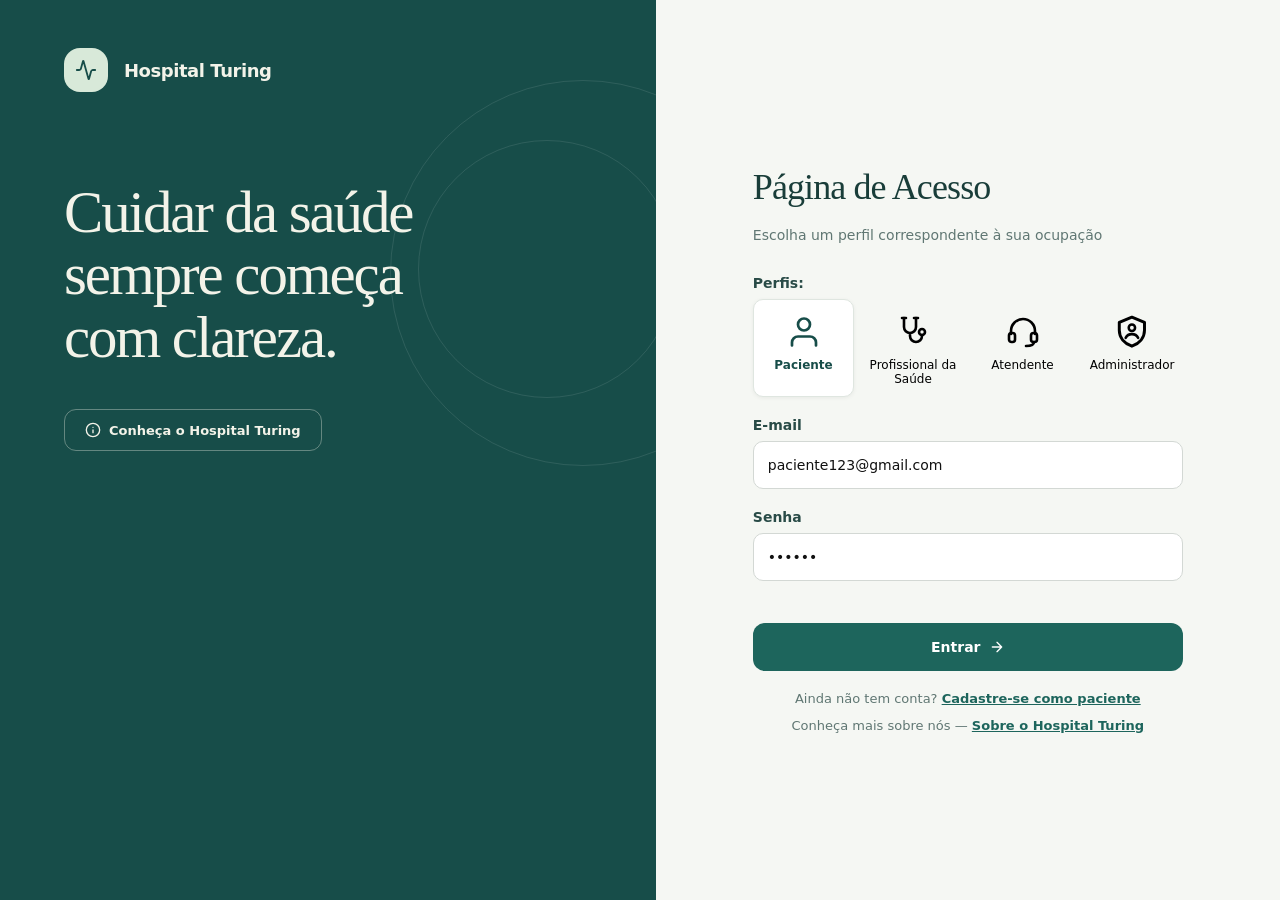
<file: HospitalTuring-Prototipação.html>
<!DOCTYPE html>
<html lang="pt-BR">
<head>
<meta charset="UTF-8">
<meta name="viewport" content="width=device-width, initial-scale=1">
<title>Hospital Turing</title>
<style>
:root{--verde-escuro:#174D49;--verde-botao:#1D655C;--verde-claro:#D8E9D9;--fundo:#F5F7F3;--texto-titulo:#193D39;--texto-sub:#607773;--texto-label:#294B47;--creme:#F3F3E9}
*{box-sizing:border-box;margin:0;padding:0}
body{font-family:Inter,system-ui,-apple-system,"Segoe UI",sans-serif;background:var(--fundo);min-height:100vh;color:#1a1a1a}
.hidden{display:none!important}
.icone{width:1em;height:1em;fill:none;stroke:currentColor;stroke-width:2;stroke-linecap:round;stroke-linejoin:round;flex-shrink:0}
button{font-family:inherit}input,textarea,select{font-family:inherit}a{color:inherit}
.toast{position:fixed;top:24px;left:50%;transform:translateX(-50%);background:#1D655C;color:#FFF;padding:14px 22px;border-radius:12px;display:flex;align-items:center;gap:10px;font-size:14px;font-weight:600;box-shadow:0 8px 24px rgba(0,0,0,.15);z-index:300;animation:slideDown .3s ease;max-width:90vw}
.toast.hidden{display:none}
.toast .icone{font-size:18px}
@keyframes slideDown{from{opacity:0;transform:translate(-50%,-12px)}to{opacity:1;transform:translate(-50%,0)}}
.tela{display:grid;grid-template-columns:1.05fr 1fr;min-height:100vh}
.lado-esq{background:var(--verde-escuro);position:relative;overflow:hidden;padding:48px 64px;color:var(--creme);display:flex;flex-direction:column}
.lado-esq::before,.lado-esq::after{content:"";position:absolute;border-radius:50%;border:1px solid rgba(255,255,255,.10)}
.lado-esq::before{width:384px;height:384px;right:-120px;top:80px}
.lado-esq::after{width:256px;height:256px;right:-20px;top:140px}
.marca{display:flex;align-items:center;gap:16px;position:relative;z-index:1}
.marca .logo{width:44px;height:44px;border-radius:16px;background:var(--verde-claro);display:grid;place-items:center}
.marca span{font-size:18px;font-weight:600;letter-spacing:-.025em}
.slogan{font-family:Georgia,serif;font-size:clamp(36px,4.6vw,60px);line-height:1.06;letter-spacing:-.035em;margin-top:90px;position:relative;z-index:1;font-weight:400}
.btn-conheca-hero{margin-top:auto;align-self:flex-start;position:relative;z-index:1;display:inline-flex;align-items:center;gap:8px;padding:12px 20px;background:transparent;color:var(--creme);border:1px solid rgba(243,243,233,.35);border-radius:12px;font-size:13px;font-weight:600;cursor:pointer;transition:.2s;margin-top:40px}
.btn-conheca-hero:hover{background:rgba(243,243,233,.1);border-color:rgba(243,243,233,.6)}
.btn-conheca-hero .icone{font-size:16px}
.lado-dir{display:flex;align-items:center;justify-content:center;padding:48px 24px}
.form{width:100%;max-width:430px}
.form h1{font-family:Georgia,serif;font-weight:400;font-size:36px;line-height:40px;color:var(--texto-titulo);letter-spacing:-.025em}
.form .sub{color:var(--texto-sub);font-size:14px;line-height:24px;margin-top:16px}
.label{display:block;color:var(--texto-label);font-size:14px;font-weight:600;margin-bottom:8px}
.perfis-bloco{margin-top:28px}
.perfis{display:grid;grid-template-columns:repeat(4,1fr);gap:8px}
.perfil{background:transparent;border:1px solid transparent;border-radius:10px;padding:14px 4px 10px;cursor:pointer;display:flex;flex-direction:column;align-items:center;gap:8px;font:inherit;font-size:12px;color:#000;text-align:center;transition:.15s}
.perfil svg{width:36px;height:36px}
.perfil svg *{stroke:currentColor}
.perfil:hover{background:#eceeea}
.perfil[aria-pressed="true"]{background:#fff;color:var(--verde-escuro);border-color:#dfe6e0;box-shadow:0 1px 4px rgba(0,0,0,.06);font-weight:600}
.perfil:focus-visible{outline:2px solid var(--verde-botao);outline-offset:2px}
.campo{margin-top:20px}
.campo input{width:100%;height:48px;padding:0 14px;border:1px solid #d3d8d4;border-radius:10px;background:#fff;font-size:14px;color:#111}
.campo input:focus{outline:2px solid var(--verde-botao);border-color:transparent}
.campo input.invalido{border-color:#b3261e}
.erro{color:#b3261e;font-size:13px;margin-top:12px;min-height:18px}
.btn-entrar{margin-top:12px;width:100%;height:48px;border:0;border-radius:12px;background:var(--verde-botao);color:#fff;font-size:14px;font-weight:600;display:flex;align-items:center;justify-content:center;gap:8px;cursor:pointer;transition:.15s}
.btn-entrar:hover{background:#17554d}
.acesso__registrar{text-align:center;font-size:13px;color:var(--texto-sub);margin-top:20px}
.link-registrar{color:var(--verde-botao);font-weight:600;background:none;border:0;cursor:pointer;padding:0;text-decoration:underline;font-size:13px}
.link-registrar:hover{color:#17554d}
.acesso__conheca{text-align:center;font-size:13px;color:var(--texto-sub);margin-top:12px}
.link-conheca{color:var(--verde-botao);font-weight:600;background:none;border:0;cursor:pointer;padding:0;text-decoration:underline;font-size:13px}
.link-conheca:hover{color:#17554d}
.portal{display:grid;grid-template-columns:248px 1fr;min-height:100vh;background:#F4F7F2}
.lateral{background:#FAFBF7;border-right:1px solid #E1E9E1;padding:20px 16px;display:flex;flex-direction:column;position:sticky;top:0;height:100vh;overflow-y:auto}
.lateral .marca-p{display:flex;align-items:center;gap:12px;padding:0 8px}
.lateral .logo-p{width:40px;height:40px;border-radius:14px;background:#1E6259;display:grid;place-items:center;color:#E6F0E7;font-size:21px}
.lateral .marca-p b{font-size:14px;color:#21463F;letter-spacing:-.025em}
.perfil-box{margin-top:32px;background:#F2F6F0;border:1px solid #E2E9E1;border-radius:16px;padding:13px}
.perfil-box small{display:block;font-size:9px;font-weight:700;letter-spacing:.16em;color:#82948A;padding:0 4px 10px}
.troca{width:100%;display:flex;align-items:center;gap:10px;background:#fff;border:0;border-radius:12px;padding:8px;cursor:pointer;text-align:left}
.troca:hover{background:#f7faf6}
.troca .txt{flex:1;display:flex;flex-direction:column}
.troca .txt b{font-size:12px;font-weight:600;color:#35564D}
.troca .txt span{font-size:10px;color:#86968F}
.troca .icone{color:#789088;font-size:15px}
.avatar{width:36px;height:36px;border-radius:8px;background:#E6E4F4;color:#514B7C;font-size:10px;font-weight:700;display:grid;place-items:center;flex-shrink:0}
.avatar.ra{background:#DCE8F1;color:#36576C}
.avatar.ph{background:#F4E3CF;color:#80552E}
.avatar.lm{background:#D6EEE7;color:#20584C}
.avatar.ct{background:#E6E4F4;color:#514B7C}
.nav-titulo{margin:32px 12px 12px;font-size:9px;font-weight:700;letter-spacing:.16em;color:#95A39C}
.nav{display:flex;flex-direction:column;gap:4px}
.nav a{display:flex;align-items:center;gap:12px;padding:10px 12px;border-radius:12px;font-size:13px;color:#71837A;text-decoration:none;transition:.15s}
.nav a .icone{font-size:17px}
.nav a:hover{background:#F0F4EE}
.nav a.ativo{background:#E6F0E8;color:#28665A;font-weight:600}
.sair{margin-top:auto;padding-top:20px;display:flex;align-items:center;gap:12px;padding:12px;border:0;background:transparent;border-radius:12px;font-size:12px;font-weight:500;color:#70827A;cursor:pointer;margin-top:24px}
.sair:hover{background:#F0F4EE}
.sair .icone{font-size:16px}
.principal{padding:32px 40px 56px;min-width:0}
.topo{display:flex;justify-content:space-between;align-items:flex-end;gap:24px;flex-wrap:wrap}
.caminho{display:flex;align-items:center;gap:8px;font-size:12px;color:#71847E}
.caminho .icone{font-size:13px}
.caminho b{font-weight:400;color:#38645C}
.topo h1{font-family:Georgia,serif;font-weight:400;font-size:38px;line-height:47px;color:#1A3E39;letter-spacing:-.03em;margin-top:7px}
.topo .desc{font-size:14px;line-height:24px;color:#6B7F79;margin-top:8px;max-width:560px}
.usuario{display:flex;align-items:center;gap:8px}
.usuario .avatar{width:40px;height:40px;border-radius:12px;font-size:12px}
.usuario b{display:block;font-size:12px;font-weight:600;color:#294B46}
.usuario span{font-size:11px;color:#7C8C86}
.conteudo{margin-top:40px;display:flex;flex-direction:column;gap:24px;max-width:1000px}
.grade2{display:grid;grid-template-columns:1fr 1fr;gap:24px}
.grade3{display:grid;grid-template-columns:repeat(3,1fr);gap:24px}
.cartao-p{background:#FBFCF8;border:1px solid #E0E8DF;border-radius:22px;padding:25px}
.cartao-p .cab{display:flex;justify-content:space-between;align-items:flex-start;gap:12px}
.cartao-p h3{font-size:16px;font-weight:600;color:#254740;line-height:24px}
.cartao-p .leg{font-size:12px;color:#80908A;margin-top:4px}
.cartao-p .cab > .icone{color:#4D7A66;font-size:19px;margin-top:12px}
.cartao-p .cab > .icone.ok{color:#5E9377}
.cartao-p.titulo-icone{display:flex;align-items:center;gap:14px}
.cartao-p.titulo-icone > .icone{color:#52806A;font-size:19px}
.cartao-p.titulo-icone b{display:block;font-size:13px;font-weight:600;color:#28665A;line-height:20px}
.cartao-p.titulo-icone span{font-size:12px;color:#80908A}
.vazio{margin-top:20px;padding:18px;border:1px dashed #D5DED6;border-radius:14px;font-size:13px;color:#8A9B93}
.heroi{background:#315F70;border-radius:22px;padding:32px;position:relative;overflow:hidden}
.heroi::after{content:"";position:absolute;right:-80px;top:-80px;width:300px;height:300px;border-radius:50%;border:1px solid rgba(255,255,255,.10)}
.heroi small{display:block;font-size:12px;font-weight:600;letter-spacing:.15em;color:#D1E0DB}
.heroi h2{font-family:Georgia,serif;font-weight:400;font-size:30px;line-height:37px;letter-spacing:-.025em;color:#F4F3E9;margin-top:14px;max-width:560px}
.heroi.verde{background:#1E6259}
.heroi.verde small{color:#C1DDD2}
.heroi.verde h2{color:#FFF}
.heroi .acoes{display:flex;gap:12px;flex-wrap:wrap;margin-top:44px;position:relative;z-index:1}
.btn-h{display:inline-flex;align-items:center;gap:8px;padding:11px 15px;border-radius:8px;font-size:12px;font-weight:600;cursor:pointer;text-decoration:none;transition:.15s;border:0}
.btn-h .icone{font-size:15px}
.btn-h.claro{background:#E5EEE5;color:#315C61}
.btn-h.claro:hover{background:#fff}
.btn-h.vazado{color:#fff;border:1px solid rgba(255,255,255,.25);background:transparent}
.btn-h.vazado:hover{background:rgba(255,255,255,.08)}
.compromisso{margin-top:20px;background:#F0F5EF;border-radius:16px;padding:16px}
.compromisso b{display:block;font-size:14px;font-weight:600;color:#36534C}
.compromisso .med{font-size:12px;color:#758981;margin-top:4px}
.compromisso .hora{display:flex;align-items:center;gap:6px;font-size:12px;color:#71877E;margin-top:14px}
.compromisso .hora .icone{font-size:13px}
.link-p{display:inline-flex;align-items:center;gap:8px;margin-top:22px;font-size:12px;font-weight:600;color:#347568;background:none;border:0;cursor:pointer;text-decoration:none;padding:0}
.link-p .icone{font-size:14px}
.link-p:hover{text-decoration:underline}
.link-p.ligado{color:#28665A}
.link-p.ligado .icone{fill:#28665A}
.linhas{margin-top:18px;display:flex;flex-direction:column}
.linhas p{font-size:14px;line-height:20px;color:#456159;padding:8px 0}
.lista-p{margin-top:16px}
.item-p{display:flex;align-items:center;gap:12px;padding:16px 0;border-bottom:1px solid #EDF1EB}
.item-p:last-child{border-bottom:0}
.item-p .icone{font-size:17px}
.item-p .icone.marrom{color:#A17A45}
.item-p .icone.azul{color:#5C7B8B}
.item-p b{display:block;font-size:14px;font-weight:500;color:#456159;line-height:20px}
.item-p span{font-size:12px;color:#899890}
.item-p > div{flex:1;min-width:0}
.agenda-cab{display:flex;justify-content:space-between;align-items:center;padding:20px 24px;border-bottom:1px solid #E8EEE8}
.agenda-cab h3{font-size:16px;font-weight:600;color:#254740}
.agenda-cab span{font-size:12px;color:#80908A;display:block;margin-top:4px}
.agenda-cab .icone{font-size:19px;color:#4C7B6B}
.agenda-lin{display:flex;gap:24px;padding:24px;align-items:flex-start}
.agenda-lin .h{font-size:14px;font-weight:600;color:#4E7267;width:40px;flex-shrink:0;padding-top:10px}
.agenda-lin .info{flex:1;min-width:0}
.agenda-lin .info b{display:block;font-size:14px;font-weight:600;color:#34514B}
.agenda-lin .info .med{font-size:12px;color:#82908A;margin-top:4px}
.agenda-lin .info .dica{margin-top:18px;background:#F0F5EF;border-radius:12px;padding:14px 16px;font-size:12px;line-height:20px;color:#788B82;max-width:420px}
.selo{background:#EDF4E9;color:#58785F;font-size:10px;font-weight:600;padding:4px 10px;border-radius:12px}
.selo.aguardando{background:#F4E9D9;color:#8B6A3F}
.selo.concluida{background:#E6EFE7;color:#4C795D}
.selo.atendendo{background:#D6EEE7;color:#20584C}
.agenda-lin .acoes{display:flex;align-items:center;gap:18px;padding-top:8px}
.agenda-lin .acoes button{background:none;border:0;cursor:pointer;color:#638078;font-size:16px;display:grid;place-items:center}
.agenda-lin .acoes button.ligado{color:#28665A}
.agenda-lin .acoes button.ligado .icone{fill:#28665A}
.aviso{background:#F7F5E9;border:1px solid #E6E8D9;border-radius:18px;padding:17px;font-size:12px;line-height:20px;color:#727663}
.stat-card{background:#FBFCF8;border:1px solid #E0E8DF;border-radius:20px;padding:21px;min-height:128px;display:flex;flex-direction:column;justify-content:space-between;gap:20px}
.stat-card__cab{display:flex;justify-content:space-between;align-items:flex-start;font-size:12px;line-height:16px;color:#798A82}
.stat-card__cab .icone{font-size:17px}
.stat-card strong{font-size:30px;font-weight:600;line-height:36px;color:#294B44}
.tabela-card{padding:0;overflow:hidden}
.tabela-cab{display:flex;justify-content:space-between;align-items:flex-start;gap:16px;padding:20px 24px 21px;border-bottom:1px solid #E8EEE8;flex-wrap:wrap}
.tabela-cab h3{font-size:16px;font-weight:600;line-height:24px;color:#254740}
.tabela-cab .leg{font-size:12px;line-height:16px;color:#80908A;margin-top:4px}
.busca-wrap{display:flex;align-items:center;gap:8px;background:#fff;border:1px solid #DCE5DC;border-radius:8px;padding:0 14px;height:36px;min-width:240px}
.busca-wrap .icone{font-size:13px;color:#81918B;flex-shrink:0}
.busca-wrap input{border:0;outline:0;background:transparent;font-size:12px;color:#294B44;width:100%}
.busca-wrap input::placeholder{color:rgba(42,72,64,.5)}
.tabela-scroll{overflow-x:auto}
.tabela{width:100%;border-collapse:collapse;font-size:14px}
.tabela thead th{text-align:left;padding:12px 24px;font-size:10px;font-weight:600;letter-spacing:.12em;color:#91A098;background:transparent;border-bottom:0}
.tabela tbody tr{border-bottom:1px solid #EDF1EB;transition:background-color .15s}
.tabela tbody tr:last-child{border-bottom:0}
.tabela tbody tr:hover{background:#F5F9F4}
.tabela tbody td{padding:12px 24px;vertical-align:middle}
.tabela .conta b{display:block;font-size:14px;font-weight:600;color:#34514B;line-height:20px}
.tabela .conta span{font-size:12px;color:#82908A;line-height:16px;display:block;margin-top:2px}
.tabela .perfil-tag{display:inline-flex;align-items:center;justify-content:center;padding:10px 12px;border:1px solid #DCE5DC;border-radius:8px;background:#fff;font-size:12px;color:#5D746C;line-height:15px;min-width:164px}
.status-pill{display:inline-flex;align-items:center;justify-content:center;padding:4px 10px;border-radius:10px;font-size:10px;font-weight:600;line-height:13px}
.status-pill.ativo{background:#E6F1E7;color:#4C795D}
.status-pill.inativo{background:#F4E9E4;color:#A06B58}
.status-pill.agendado{background:#F4E9D9;color:#8B6A3F}
.status-pill.confirmado{background:#E6F1E7;color:#4C795D}
.status-pill.em-atendimento{background:#D6EEE7;color:#20584C}
.status-pill.concluido{background:#E6F1E7;color:#4C795D}
.status-pill.cancelado{background:#F4E9E4;color:#A06B58}
.tabela .acao{display:inline-flex;align-items:center;justify-content:center;padding:8px 13px;border:1px solid #DCE5DC;border-radius:8px;background:transparent;color:#52746A;font-size:12px;font-weight:600;line-height:16px;cursor:pointer;transition:.15s;min-width:81px;text-decoration:none}
.tabela .acao:hover{background:#F5F9F4;border-color:#c9d9cd}
.registro-grid{display:grid;grid-template-columns:repeat(3,1fr);gap:12px}
.registro-item{background:#F1F5F0;border-radius:12px;padding:16px;font-size:12px;font-weight:600;line-height:16px;color:#49675D}
.modal{position:fixed;inset:0;z-index:100;display:grid;place-items:center;padding:24px}
.modal.hidden{display:none}
.modal__backdrop{position:absolute;inset:0;background:rgba(23,77,73,.45);backdrop-filter:blur(2px)}
.modal__box{position:relative;background:#1A1A1A;color:#FCFCFC;border-radius:20px;padding:40px 32px 32px;width:100%;max-width:575px;text-align:center;box-shadow:0 24px 64px rgba(0,0,0,.35)}
.modal__titulo{font-size:22px;font-weight:300;line-height:32px;margin-bottom:36px}
.modal__acoes{display:flex;justify-content:space-between;gap:16px}
.modal__btn{flex:1;height:51px;border:0;border-radius:8px;background:#D9D9D9;color:#000;font-size:18px;cursor:pointer;transition:.15s}
.modal__btn:hover{background:#c7c7c7}
.modal__box--light{background:#FFF;color:#1a1a1a;padding:32px;text-align:left;max-width:560px;max-height:90vh;overflow-y:auto}
.modal-cadastro-header{margin-bottom:20px}
.modal-cadastro-header h2{font-family:Georgia,serif;font-weight:400;font-size:24px;line-height:30px;color:#193D39;letter-spacing:-.02em}
.modal-cadastro-header p{font-size:13px;color:#607773;margin-top:6px}
.modal-cadastro-form .grid-2{display:grid;grid-template-columns:1fr 1fr;gap:12px}
.campo-modal{margin-bottom:14px}
.campo-modal label{display:block;font-size:12px;font-weight:600;color:#294B47;margin-bottom:6px}
.campo-modal input,.campo-modal select{width:100%;height:42px;padding:0 12px;border:1px solid #d3d8d4;border-radius:8px;background:#FFF;font-size:14px;color:#111}
.campo-modal select{cursor:pointer}
.campo-modal input:focus,.campo-modal select:focus{outline:2px solid var(--verde-botao);border-color:transparent}
.erro-modal{color:#b3261e;font-size:12px;margin-top:4px;margin-bottom:8px;min-height:16px}
.modal-cadastro-acoes{display:flex;justify-content:flex-end;gap:12px;margin-top:8px}
.modal__box--conheca{max-width:640px;padding:0;overflow:hidden}
.conheca-hero{background:linear-gradient(135deg,#174D49 0%,#1E6259 100%);padding:32px;color:var(--creme);position:relative;overflow:hidden}
.conheca-hero::after{content:"";position:absolute;right:-60px;top:-60px;width:220px;height:220px;border-radius:50%;border:1px solid rgba(255,255,255,.12)}
.conheca-hero .logo-c{width:44px;height:44px;border-radius:14px;background:var(--verde-claro);display:grid;place-items:center;margin-bottom:16px;position:relative;z-index:1}
.conheca-hero h2{font-family:Georgia,serif;font-weight:400;font-size:28px;line-height:34px;letter-spacing:-.02em;position:relative;z-index:1}
.conheca-hero p{font-size:13px;line-height:20px;color:rgba(243,243,233,.8);margin-top:8px;max-width:420px;position:relative;z-index:1}
.conheca-body{padding:28px 32px 32px}
.conheca-section{margin-bottom:24px}
.conheca-section h3{font-size:14px;font-weight:700;color:#294B44;letter-spacing:.04em;text-transform:uppercase;margin-bottom:12px;display:flex;align-items:center;gap:8px}
.conheca-section h3::before{content:"";width:4px;height:16px;border-radius:2px;background:var(--verde-botao)}
.conheca-section p{font-size:14px;line-height:22px;color:#526C62}
.conheca-grid{display:grid;grid-template-columns:repeat(3,1fr);gap:12px}
.conheca-card{background:#F0F5EF;border:1px solid #E0E8DF;border-radius:12px;padding:16px}
.conheca-card h4{font-size:12px;font-weight:700;color:#28665A;letter-spacing:.04em;text-transform:uppercase;margin-bottom:6px}
.conheca-card p{font-size:12px;line-height:18px;color:#526C62}
.conheca-stats{display:grid;grid-template-columns:repeat(4,1fr);gap:12px}
.conheca-stat{background:#F8FAF6;border:1px solid #E6ECE5;border-radius:12px;padding:14px 12px;text-align:center}
.conheca-stat strong{display:block;font-size:22px;font-weight:700;color:var(--verde-escuro);line-height:26px}
.conheca-stat span{display:block;font-size:11px;line-height:14px;color:#7A8C84;margin-top:4px}
.conheca-tags{display:flex;flex-wrap:wrap;gap:8px}
.conheca-tags span{background:#E6F0E8;color:#28665A;font-size:12px;font-weight:500;padding:6px 12px;border-radius:20px}
.conheca-contato{display:flex;flex-direction:column;gap:8px}
.conheca-contato-item{display:flex;align-items:center;gap:10px;font-size:13px;color:#526C62}
.conheca-contato-item .icone{color:var(--verde-botao);font-size:16px;flex-shrink:0}
.card-boas-vindas{display:flex;align-items:center;gap:20px;background:#FBFCF8;border:1px solid #E0E8DF;border-radius:22px;padding:25px;flex-wrap:wrap}
.card-boas-vindas .icone-box{flex-shrink:0;width:48px;height:48px;border-radius:16px;background:#F2E8D8;display:grid;place-items:center;color:#A16E40}
.card-boas-vindas .icone-box .icone{font-size:22px}
.card-boas-vindas .txt{flex:1;min-width:0}
.card-boas-vindas b{display:block;font-size:16px;font-weight:600;color:#254740;line-height:24px}
.card-boas-vindas .desc{font-size:14px;line-height:24px;color:#778982;margin-top:4px}
.btn-novo{display:inline-flex;align-items:center;gap:8px;background:#1D655C;color:#FFF;border:0;border-radius:12px;padding:10px 16px;font-size:14px;font-weight:600;cursor:pointer;white-space:nowrap;transition:.15s;text-decoration:none}
.btn-novo:hover{background:#17554d}
.btn-novo .icone{font-size:15px}
.btn-novo.urg{background:#8B6A3F}
.btn-novo.urg:hover{background:#7A5C34}
.cadastro-card{padding:0;overflow:hidden}
.cadastro-card .cab{padding:20px 24px 21px;border-bottom:1px solid #E8EEE8;display:flex;justify-content:space-between;align-items:flex-start;gap:16px;flex-wrap:wrap}
.cadastro-card .cab h3{font-size:16px;font-weight:600;color:#254740;line-height:24px}
.cadastro-card .cab .leg{font-size:12px;color:#80908A;margin-top:4px}
.cadastro-lista{padding:0}
.cadastro-item{display:flex;align-items:center;gap:16px;padding:16px 24px;border-bottom:1px solid #EDF1EB;flex-wrap:wrap}
.cadastro-item:last-child{border-bottom:0}
.cadastro-item .avatar{width:40px;height:40px;border-radius:12px;background:#F4E9D9;color:#93683F;font-size:10px;font-weight:600;display:grid;place-items:center;flex-shrink:0}
.cadastro-item .info{flex:1;min-width:0}
.cadastro-item .info b{display:block;font-size:14px;font-weight:600;color:#34514B;line-height:20px}
.cadastro-item .info span{display:block;font-size:12px;color:#82908A;line-height:16px;margin-top:2px}
.btn-atualizar{padding:8px 13px;border:1px solid #DCE5DC;border-radius:8px;background:transparent;color:#52746A;font-size:12px;font-weight:600;cursor:pointer;transition:.15s}
.btn-atualizar:hover{background:#F5F9F4}
.btn-consultar{padding:8px 13px;border:1px solid #DCE5DC;border-radius:8px;background:#FFF;color:#3D6558;font-size:12px;font-weight:600;cursor:pointer;transition:.15s}
.btn-consultar:hover{background:#E6F0E8;border-color:#C9D9CD}
.form-cadastro{padding:24px}
.form-grid{display:grid;grid-template-columns:repeat(3,1fr);gap:20px}
.form-grid .campo{margin-top:0}
.form-grid .campo label{display:block;font-size:12px;font-weight:600;color:#526C62;line-height:16px;margin-bottom:8px}
.form-grid .campo input,.form-grid select{width:100%;height:40px;padding:0 13px;border:1px solid #D6E2D8;border-radius:8px;background:#FFF;font-size:14px;color:#294B44}
.form-grid .campo input::placeholder{color:rgba(42,76,68,.5)}
.form-grid .campo input:focus,.form-grid select:focus{outline:2px solid var(--verde-botao);border-color:transparent}
.form-grid select{cursor:pointer}
.form-acoes{display:flex;justify-content:flex-end;gap:12px;margin-top:24px}
.btn-secundario{padding:10px 16px;border:1px solid #DCE5DC;border-radius:8px;background:transparent;color:#52746A;font-size:14px;font-weight:600;cursor:pointer;transition:.15s;display:inline-flex;align-items:center;gap:6px}
.btn-secundario:hover{background:#fff}
.btn-salvar{display:inline-flex;align-items:center;gap:8px;background:#1D655C;color:#FFF;border:0;border-radius:8px;padding:10px 16px;font-size:14px;font-weight:600;cursor:pointer;transition:.15s}
.btn-salvar:hover{background:#17554d}
.btn-salvar .icone{font-size:15px}
.card-atencao{border:1px solid #E0E8DF;background:#FBFCF8}
.card-atencao .cab .icone{color:#A4663D}
.card-atencao .cab small{display:block;font-size:12px;font-weight:600;color:#A4663D;letter-spacing:.02em;margin-bottom:8px}
.card-atencao h3{font-family:Georgia,serif;font-weight:400;font-size:24px;line-height:32px;color:#294A44;letter-spacing:-.02em}
.card-atencao p{font-size:14px;line-height:24px;color:#71817B;margin-top:16px}
.card-atencao .link-p{color:#317267}
.atendimentos-lista{padding:0}
.atendimento-item{display:flex;align-items:center;gap:16px;padding:16px 24px;border-bottom:1px solid #EDF1EB}
.atendimento-item:last-child{border-bottom:0}
.atendimento-item .avatar{width:40px;height:40px;border-radius:12px;background:#E6EFE7;color:#477363;font-size:11px;font-weight:600;display:grid;place-items:center;flex-shrink:0}
.atendimento-item .info{flex:1;min-width:0}
.atendimento-item .info b{display:block;font-size:14px;font-weight:600;color:#34514B;line-height:20px}
.atendimento-item .info span{display:block;font-size:12px;color:#82908A;line-height:16px;margin-top:2px}
.atendimento-item .status{font-size:12px;color:#60776F;text-align:right;white-space:nowrap}
.ver-todos{display:flex;justify-content:center;padding:16px 24px;border-top:1px solid #EDF1EB}
.timeline{margin-top:18px}
.timeline-item{padding:12px 0;border-bottom:1px solid #EDF1EB}
.timeline-item:last-child{border-bottom:0}
.timeline-item small{display:block;font-size:10px;font-weight:600;color:#819087;letter-spacing:.06em;margin-bottom:4px}
.timeline-item b{display:block;font-size:14px;font-weight:600;color:#456159;line-height:20px}
.timeline-item span{display:block;font-size:12px;line-height:20px;color:#839188;margin-top:2px}
.prontuario-header{background:#EAF2EB;border-radius:22px 22px 0 0;padding:24px}
.prontuario-header small{display:block;font-size:10px;font-weight:600;letter-spacing:.15em;color:#758B7D;margin-bottom:8px}
.prontuario-header h2{font-family:Georgia,serif;font-weight:400;font-size:30px;line-height:36px;color:#24463F;letter-spacing:-.02em}
.prontuario-header .meta{display:flex;align-items:center;gap:8px;font-size:12px;color:#72877D;margin-top:8px;flex-wrap:wrap}
.prontuario-header .status-badge{display:inline-flex;align-items:center;gap:4px;background:#FFF;border-radius:14px;padding:6px 12px;font-size:12px;font-weight:600;color:#557468;margin-left:auto}
.btn-voltar{display:inline-flex;align-items:center;gap:8px;color:#47766A;font-size:14px;font-weight:600;text-decoration:none;margin-bottom:16px;padding:0;border:0;background:none;cursor:pointer}
.btn-voltar .icone{font-size:15px}
.btn-voltar:hover{text-decoration:underline}
.prontuario-acoes{padding:16px 24px;text-align:right}
.btn-outline{display:inline-flex;align-items:center;gap:8px;border:1px solid #DCE5DC;background:#FFF;border-radius:8px;padding:10px 16px;font-size:12px;font-weight:600;color:#56746A;cursor:pointer;transition:.15s}
.btn-outline:hover{background:#F5F9F4}
.btn-outline .icone{font-size:14px}
.btn-outline.ligado{background:#E6F1E7;border-color:#C9D9CD;color:#28665A}
.exames-lista{display:flex;flex-direction:column;gap:12px;margin-top:16px}
.exame-item{background:#F8FAF6;border:1px solid #E6ECE5;border-radius:12px;padding:16px}
.exame-item b{display:block;font-size:14px;font-weight:600;color:#405E55}
.exame-item .meta{font-size:11px;color:#89978F;margin-top:4px}
.exame-item .desc{font-size:12px;color:#70847B;margin-top:8px;line-height:20px}
.exame-item .acoes{margin-top:12px}
.exame-item .acoes .btn-outline{font-size:11px;padding:8px 12px}
.lista-receitas-exames{display:flex;flex-direction:column}
.lista-receitas-exames .linha-item{display:flex;align-items:center;gap:14px;padding:18px 0;border-bottom:1px solid #EDF1EB}
.lista-receitas-exames .linha-item:last-child{border-bottom:0}
.linha-item-icone{width:40px;height:40px;border-radius:10px;display:grid;place-items:center;background:#F4E9D9;color:#A17A45;flex-shrink:0}
.linha-item-icone.azul{background:#E6EFE7;color:#477363}
.linha-item-icone .icone{font-size:18px}
.linha-item-info{flex:1;min-width:0}
.linha-item-info b{display:block;font-size:14px;font-weight:600;color:#294B44;line-height:20px}
.linha-item-info span{display:block;font-size:12px;color:#7A8C84;margin-top:2px}
.linha-item-acoes{display:flex;gap:8px;align-items:center;flex-shrink:0}
.exame-meta{display:grid;grid-template-columns:1fr 1fr;gap:14px;margin-bottom:20px}
.exame-meta-item span{display:block;font-size:10px;font-weight:600;color:#7A8C84;text-transform:uppercase;letter-spacing:.06em}
.exame-meta-item b{display:block;font-size:13px;color:#294B44;margin-top:4px;font-weight:600}
.exame-tabela{width:100%;border-collapse:collapse;font-size:13px;margin-bottom:16px}
.exame-tabela thead th{text-align:left;padding:10px 12px;font-size:10px;font-weight:600;letter-spacing:.08em;color:#7A8C84;text-transform:uppercase;background:#F5F9F4;border-bottom:1px solid #E0E8DF}
.exame-tabela tbody td{padding:10px 12px;border-bottom:1px solid #EDF1EB;color:#34514B}
.exame-tabela tbody td b{color:#294B44;font-weight:600}
.exame-tabela td.normal{color:#4C795D;font-weight:600}
.exame-tabela td.alterado{color:#A06B58;font-weight:600}
.exame-conclusao{background:#F0F5EF;border-radius:12px;padding:16px;font-size:13px;line-height:20px;color:#456159;margin-top:4px}
.exame-conclusao b{display:block;font-size:10px;text-transform:uppercase;letter-spacing:.06em;color:#28665A;margin-bottom:6px}
.receita-viewer{background:#FFFEF8;border:1px solid #E8EEE0;border-radius:12px;padding:20px}
.receita-viewer-cab{display:flex;gap:14px;align-items:flex-start;padding-bottom:16px;border-bottom:1px dashed #D9E4D5}
.receita-viewer-cab .icone{font-size:26px;color:#A17A45;flex-shrink:0}
.receita-viewer-cab > div{flex:1}
.receita-medicamento{font-size:16px;font-weight:600;color:#294B44}
.receita-posologia{font-size:13px;color:#526C62;margin-top:4px;line-height:20px}
.receita-corpo{padding-top:16px}
.receita-corpo .linha{display:flex;gap:10px;padding:6px 0;font-size:13px}
.receita-corpo .linha span:first-child{color:#7A8C84;min-width:90px}
.receita-corpo .linha span:last-child{color:#294B44;font-weight:500}
.consultar-grid{display:grid;grid-template-columns:1fr 1fr;gap:16px}
.consultar-item span{display:block;font-size:10px;color:#7A8C84;text-transform:uppercase;letter-spacing:.06em;font-weight:600}
.consultar-item b{display:block;font-size:14px;color:#294B44;margin-top:4px;font-weight:600}
.consultar-header{display:flex;align-items:center;gap:14px;margin-bottom:20px;padding-bottom:20px;border-bottom:1px solid #E8EEE8}
.consultar-header .avatar{width:48px;height:48px;border-radius:12px;background:#F4E9D9;color:#93683F;font-size:14px;font-weight:700;display:grid;place-items:center;flex-shrink:0}
.consultar-header .info b{display:block;font-size:16px;font-weight:600;color:#294B44}
.consultar-header .info span{display:block;font-size:12px;color:#7A8C84;margin-top:2px}
.actions-cell{display:flex;gap:6px;flex-wrap:wrap}
.btn-sm{padding:6px 10px;border:1px solid #DCE5DC;border-radius:8px;background:#FFF;color:#52746A;font-size:11px;font-weight:600;cursor:pointer;transition:.15s;display:inline-flex;align-items:center;gap:4px}
.btn-sm:hover{background:#F5F9F4;border-color:#c9d9cd}
.participacao-list{display:flex;flex-direction:column;gap:8px;margin-bottom:16px}
.participacao-item{display:flex;align-items:center;gap:12px;padding:10px 12px;background:#F5F9F4;border-radius:8px}
.participacao-item .avatar{width:32px;height:32px;border-radius:8px;background:#E6EFE7;color:#477363;font-size:9px;font-weight:700;display:grid;place-items:center;flex-shrink:0}
.participacao-item .info{flex:1;min-width:0}
.participacao-item b{display:block;font-size:12px;color:#294B44;font-weight:600}
.participacao-item span{font-size:10px;color:#7A8C84}
.participacao-item .btn-remover{background:none;border:0;color:#A06B58;cursor:pointer;font-size:11px;font-weight:600;padding:4px 8px;border-radius:6px}
.participacao-item .btn-remover:hover{background:#F4E9E4}
.participacao-vazia{padding:14px;text-align:center;color:#8A9B93;font-size:12px;background:#F5F9F4;border-radius:8px;margin-bottom:16px}
.participacao-form{background:#F8FAF6;border:1px solid #E6ECE5;border-radius:10px;padding:14px}
.participacao-form h4{font-size:12px;font-weight:600;color:#294B44;margin-bottom:10px}
.participacao-form .grid-2{display:grid;grid-template-columns:1fr 1fr;gap:10px;margin-bottom:10px}
.participacao-form .campo-mini label{display:block;font-size:10px;font-weight:600;color:#526C62;text-transform:uppercase;letter-spacing:.06em;margin-bottom:4px}
.participacao-form .campo-mini select,.participacao-form .campo-mini input{width:100%;height:34px;padding:0 10px;border:1px solid #D6E2D8;border-radius:6px;background:#FFF;font-size:12px;color:#294B44}
.participacao-form .btn-adicionar{width:100%;padding:8px;background:#1D655C;color:#FFF;border:0;border-radius:6px;font-size:12px;font-weight:600;cursor:pointer}
.participacao-form .btn-adicionar:hover{background:#17554d}
.relatorio-doc{background:#FFF;border:1px solid #D0D8D0;border-radius:8px;padding:44px 52px;max-width:880px;margin:0 auto;box-shadow:0 4px 16px rgba(0,0,0,.06)}
.doc-topo{display:flex;justify-content:space-between;align-items:flex-start;gap:24px;padding-bottom:20px;border-bottom:2px solid #1D655C;margin-bottom:28px}
.doc-brand{display:flex;align-items:center;gap:14px}
.doc-brand .logo{width:46px;height:46px;border-radius:12px;background:#1D655C;display:grid;place-items:center;color:#FFF}
.doc-brand .logo .icone{font-size:24px}
.doc-brand h2{font-family:Georgia,serif;font-weight:400;font-size:18px;color:#174D49;line-height:22px}
.doc-brand p{font-size:11px;color:#7A8C84;margin-top:2px}
.doc-numero{text-align:right}
.doc-numero span{display:block;font-size:9px;font-weight:700;letter-spacing:.1em;color:#7A8C84;text-transform:uppercase}
.doc-numero b{display:block;font-size:12px;color:#294B44;margin-top:4px;font-weight:600;font-family:monospace}
.doc-titulo{font-family:Georgia,serif;font-weight:400;font-size:26px;color:#193D39;margin-bottom:4px;letter-spacing:-.02em}
.doc-subtitulo{font-size:12px;color:#607773;margin-bottom:24px}
.doc-info{display:grid;grid-template-columns:repeat(3,1fr);gap:16px;padding:16px 20px;background:#F5F9F4;border-radius:8px;margin-bottom:28px}
.doc-info > div span{display:block;font-size:9px;font-weight:700;letter-spacing:.08em;color:#7A8C84;text-transform:uppercase}
.doc-info > div b{display:block;font-size:13px;color:#294B44;margin-top:4px;font-weight:600}
.doc-secao{margin-bottom:26px}
.doc-secao h3{font-family:Georgia,serif;font-weight:400;font-size:15px;color:#174D49;margin-bottom:12px;padding-bottom:8px;border-bottom:1px solid #E0E8DF}
.doc-stats{display:grid;grid-template-columns:repeat(3,1fr);gap:12px}
.doc-stat{background:#F8FAF6;border:1px solid #E6ECE5;border-radius:8px;padding:14px 18px}
.doc-stat b{display:block;font-size:24px;color:#174D49;line-height:28px;font-weight:700;font-family:Georgia,serif}
.doc-stat span{display:block;font-size:10px;color:#7A8C84;margin-top:4px;text-transform:uppercase;letter-spacing:.06em;font-weight:600}
.doc-tabela{width:100%;border-collapse:collapse;font-size:11px}
.doc-tabela thead th{text-align:left;padding:9px 10px;font-size:9px;font-weight:700;letter-spacing:.06em;color:#526C62;text-transform:uppercase;background:#F5F9F4;border-bottom:1px solid #D0D8D0}
.doc-tabela tbody td{padding:9px 10px;border-bottom:1px solid #EDF1EB;color:#294B44}
.doc-tabela tbody tr:last-child td{border-bottom:0}
.doc-tabela .pill-ok{color:#4C795D;font-weight:600}
.doc-tabela .pill-at{color:#8B6A3F;font-weight:600}
.doc-rodape{padding-top:22px;border-top:1px solid #E0E8DF;margin-top:32px;font-size:10px;color:#7A8C84;text-align:center;line-height:16px}
.doc-rodape p + p{margin-top:4px}
.doc-vazio{text-align:center;padding:40px 20px;color:#7A8C84;font-size:12px;font-style:italic}
.doc-acoes{display:flex;justify-content:center;gap:12px;margin-top:20px}
@media print{body *{visibility:hidden}.relatorio-doc,.relatorio-doc *{visibility:visible}.relatorio-doc{position:absolute;left:0;top:0;width:100%;border:0!important;box-shadow:none!important;padding:20px!important;max-width:100%!important}.doc-acoes{display:none!important}}
@media (max-width:1024px){.form-grid{grid-template-columns:repeat(2,1fr)}.conheca-grid{grid-template-columns:1fr 1fr}}
@media (max-width:860px){
.tela{grid-template-columns:1fr}.lado-esq{padding:28px 24px 36px}.slogan{margin-top:36px;font-size:34px}.lado-esq::before,.lado-esq::after{display:none}.lado-dir{padding:32px 20px 48px;align-items:flex-start}.btn-conheca-hero{margin-top:24px}
.portal{grid-template-columns:1fr}.lateral{position:relative;height:auto;padding:14px 16px;border-right:0;border-bottom:1px solid #E1E9E1}.perfil-box,.nav-titulo{display:none}.nav{flex-direction:row;overflow-x:auto;margin-top:14px}.nav a{white-space:nowrap}.sair{position:absolute;right:12px;top:14px;margin:0}
.principal{padding:24px 18px 40px}.topo h1{font-size:30px;line-height:38px}.conteudo{margin-top:28px}.grade2,.grade3{grid-template-columns:1fr}.agenda-lin{flex-wrap:wrap;gap:12px}.agenda-lin .info{flex-basis:100%;order:3}.form-grid{grid-template-columns:1fr}.registro-grid{grid-template-columns:1fr}.form-acoes{flex-direction:column-reverse}.form-acoes>*{width:100%;justify-content:center}.card-boas-vindas{flex-direction:column;align-items:stretch}.btn-novo{align-self:flex-start}
.tabela thead{display:none}.tabela tbody tr{display:grid;grid-template-columns:1fr 1fr;gap:8px;padding:12px}.tabela tbody td{padding:4px 8px}.tabela .perfil-tag{min-width:0;width:100%}
.modal-cadastro-form .grid-2{grid-template-columns:1fr}.conheca-grid{grid-template-columns:1fr}.conheca-stats{grid-template-columns:1fr 1fr}.exame-meta{grid-template-columns:1fr}.consultar-grid{grid-template-columns:1fr}.linha-item-acoes{flex-direction:column;align-items:stretch}
.relatorio-doc{padding:24px 20px}.doc-topo{flex-direction:column}.doc-numero{text-align:left}.doc-info{grid-template-columns:1fr}.doc-stats{grid-template-columns:1fr}
}
</style>
</head>
<body>

<div id="toast" class="toast hidden" role="status"><svg class="icone"><use href="#i-ok"/></svg><span id="toast-msg"></span></div>

<svg width="0" height="0" style="position:absolute" aria-hidden="true"><defs>
<symbol id="i-home" viewBox="0 0 24 24"><path d="m3 9 9-7 9 7v11a2 2 0 0 1-2 2H5a2 2 0 0 1-2-2z"/><polyline points="9 22 9 12 15 12 15 22"/></symbol>
<symbol id="i-coracao" viewBox="0 0 24 24"><path d="M19 14c1.49-1.46 3-3.21 3-5.5A5.5 5.5 0 0 0 16.5 3c-1.76 0-3 .5-4.5 2-1.5-1.5-2.74-2-4.5-2A5.5 5.5 0 0 0 2 8.5c0 2.3 1.5 4.05 3 5.5l7 7Z"/><path d="M3.22 12H9.5l.5-1 2 4.5 2-7 1.5 3.5h5.27"/></symbol>
<symbol id="i-agenda" viewBox="0 0 24 24"><rect width="18" height="18" x="3" y="4" rx="2"/><path d="M16 2v4M8 2v4M3 10h18"/></symbol>
<symbol id="i-exame" viewBox="0 0 24 24"><path d="M10 2v7.527a2 2 0 0 1-.211.896L4.72 20.55a1 1 0 0 0 .9 1.45h12.76a1 1 0 0 0 .9-1.45l-5.069-10.127A2 2 0 0 1 14 9.527V2"/><path d="M8.5 2h7"/><path d="M7 16h10"/></symbol>
<symbol id="i-sair" viewBox="0 0 24 24"><path d="M9 21H5a2 2 0 0 1-2-2V5a2 2 0 0 1 2-2h4"/><polyline points="16 17 21 12 16 7"/><line x1="21" x2="9" y1="12" y2="12"/></symbol>
<symbol id="i-baixo" viewBox="0 0 24 24"><path d="m6 9 6 6 6-6"/></symbol>
<symbol id="i-direita" viewBox="0 0 24 24"><path d="m9 18 6-6-6-6"/></symbol>
<symbol id="i-esquerda" viewBox="0 0 24 24"><path d="m15 18-6-6 6-6"/></symbol>
<symbol id="i-sino" viewBox="0 0 24 24"><path d="M6 8a6 6 0 0 1 12 0c0 7 3 9 3 9H3s3-2 3-9"/><path d="M10.3 21a1.94 1.94 0 0 0 3.4 0"/></symbol>
<symbol id="i-relogio" viewBox="0 0 24 24"><circle cx="12" cy="12" r="10"/><polyline points="12 6 12 12 16 14"/></symbol>
<symbol id="i-ok" viewBox="0 0 24 24"><circle cx="12" cy="12" r="10"/><path d="m9 12 2 2 4-4"/></symbol>
<symbol id="i-ok-simples" viewBox="0 0 24 24"><path d="M20 6 9 17l-5-5"/></symbol>
<symbol id="i-doc" viewBox="0 0 24 24"><path d="M15 2H6a2 2 0 0 0-2 2v16a2 2 0 0 0 2 2h12a2 2 0 0 0 2-2V7Z"/><path d="M14 2v4a2 2 0 0 0 2 2h4"/><path d="M10 9H8M16 13H8M16 17H8"/></symbol>
<symbol id="i-pulso" viewBox="0 0 22 22"><path d="M20.1667 11H17.8934C17.4928 10.9991 17.1029 11.1295 16.7834 11.3712C16.4639 11.6129 16.2324 11.9526 16.1242 12.3383L13.97 20.0016C13.9562 20.0492 13.9272 20.0911 13.8875 20.1208C13.8479 20.1506 13.7996 20.1666 13.75 20.1666C13.7005 20.1666 13.6522 20.1506 13.6125 20.1208C13.5729 20.0911 13.5439 20.0492 13.53 20.0016L8.47004 1.99831C8.45616 1.95071 8.42721 1.9089 8.38754 1.87915C8.34787 1.8494 8.29963 1.83331 8.25004 1.83331C8.20046 1.83331 8.15221 1.8494 8.11254 1.87915C8.07287 1.9089 8.04392 1.95071 8.03004 1.99831L5.87587 9.66165C5.76813 10.0459 5.53797 10.3845 5.22033 10.626C4.90269 10.8675 4.51492 10.9988 4.11587 11H1.83337"/></symbol>
<symbol id="i-user" viewBox="0 0 24 24"><circle cx="12" cy="8" r="4"/><path d="M6 21v-2a4 4 0 0 1 4-4h4a4 4 0 0 1 4 4v2"/></symbol>
<symbol id="i-search" viewBox="0 0 24 24"><circle cx="11" cy="11" r="8"/><path d="m21 21-4.3-4.3"/></symbol>
<symbol id="i-plus" viewBox="0 0 24 24"><path d="M12 5v14M5 12h14"/></symbol>
<symbol id="i-x" viewBox="0 0 24 24"><path d="M18 6 6 18M6 6l12 12"/></symbol>
<symbol id="i-alerta" viewBox="0 0 24 24"><circle cx="12" cy="12" r="10"/><path d="M12 8v4M12 16h.01"/></symbol>
<symbol id="i-shield" viewBox="0 0 24 24"><path d="M12 2 4 5.5v7C4 18 7.5 21.5 12 22.5c4.5-1 8-4.5 8-10v-7L12 2Z"/><path d="m9 12 2 2 4-4"/></symbol>
<symbol id="i-historico" viewBox="0 0 24 24"><path d="M3 12a9 9 0 1 0 3-6.7L3 8"/><path d="M3 3v5h5M12 7v5l3 2"/></symbol>
<symbol id="i-relatorio" viewBox="0 0 24 24"><path d="M14 2H6a2 2 0 0 0-2 2v16a2 2 0 0 0 2 2h12a2 2 0 0 0 2-2V8Z"/><path d="M14 2v6h6"/><path d="M8 13h8M8 17h5"/></symbol>
<symbol id="i-info" viewBox="0 0 24 24"><circle cx="12" cy="12" r="10"/><path d="M12 16v-4M12 8h.01"/></symbol>
<symbol id="i-mapa" viewBox="0 0 24 24"><path d="M21 10c0 7-9 13-9 13s-9-6-9-13a9 9 0 0 1 18 0Z"/><circle cx="12" cy="10" r="3"/></symbol>
<symbol id="i-tel" viewBox="0 0 24 24"><path d="M22 16.92v3a2 2 0 0 1-2.18 2 19.79 19.79 0 0 1-8.63-3.07 19.5 19.5 0 0 1-6-6 19.79 19.79 0 0 1-3.07-8.67A2 2 0 0 1 4.11 2h3a2 2 0 0 1 2 1.72c.13.96.36 1.9.7 2.81a2 2 0 0 1-.45 2.11L8.09 9.91a16 16 0 0 0 6 6l1.27-1.27a2 2 0 0 1 2.11-.45c.91.34 1.85.57 2.81.7A2 2 0 0 1 22 16.92Z"/></symbol>
<symbol id="i-mail" viewBox="0 0 24 24"><rect width="20" height="16" x="2" y="4" rx="2"/><path d="m22 7-8.97 5.7a1.94 1.94 0 0 1-2.06 0L2 7"/></symbol>
<symbol id="i-eye" viewBox="0 0 24 24"><path d="M2 12s3-7 10-7 10 7 10 7-3 7-10 7-10-7-10-7Z"/><circle cx="12" cy="12" r="3"/></symbol>
<symbol id="i-pill" viewBox="0 0 24 24"><path d="m10.5 20.5-6-6a4.24 4.24 0 0 1 6-6l6 6a4.24 4.24 0 0 1-6 6Z"/><path d="m8.5 8.5 6 6"/></symbol>
<symbol id="i-print" viewBox="0 0 24 24"><path d="M6 9V2h12v7M6 18H4a2 2 0 0 1-2-2v-5a2 2 0 0 1 2-2h16a2 2 0 0 1 2 2v5a2 2 0 0 1-2 2h-2"/><path d="M6 14h12v8H6z"/></symbol>
<symbol id="i-link" viewBox="0 0 24 24"><path d="M10 13a5 5 0 0 0 7.54.54l3-3a5 5 0 0 0-7.07-7.07l-1.72 1.71"/><path d="M14 11a5 5 0 0 0-7.54-.54l-3 3a5 5 0 0 0 7.07 7.07l1.71-1.71"/></symbol>
<symbol id="i-stethoscope" viewBox="0 0 24 24"><path d="M4 3v6a4 4 0 0 0 4 4h.5a4 4 0 0 0 4-4V3"/><path d="M8 15v3a4 4 0 0 0 4 4h0a4 4 0 0 0 4-4v-4"/><circle cx="20" cy="10" r="2"/></symbol>
</defs></svg>

<div id="tela-acesso" class="tela">
  <section class="lado-esq">
    <div class="marca">
      <div class="logo"><svg width="22" height="22" viewBox="0 0 22 22" fill="none"><path d="M20.1667 11H17.8934C17.4928 10.9991 17.1029 11.1295 16.7834 11.3712C16.4639 11.6129 16.2324 11.9526 16.1242 12.3383L13.97 20.0016C13.9562 20.0492 13.9272 20.0911 13.8875 20.1208C13.8479 20.1506 13.7996 20.1666 13.75 20.1666C13.7005 20.1666 13.6522 20.1506 13.6125 20.1208C13.5729 20.0911 13.5439 20.0492 13.53 20.0016L8.47004 1.99831C8.45616 1.95071 8.42721 1.9089 8.38754 1.87915C8.34787 1.8494 8.29963 1.83331 8.25004 1.83331C8.20046 1.83331 8.15221 1.8494 8.11254 1.87915C8.07287 1.9089 8.04392 1.95071 8.03004 1.99831L5.87587 9.66165C5.76813 10.0459 5.53797 10.3845 5.22033 10.626C4.90269 10.8675 4.51492 10.9988 4.11587 11H1.83337" stroke="#174D49" stroke-width="1.83333" stroke-linecap="round" stroke-linejoin="round"/></svg></div>
      <span>Hospital Turing</span>
    </div>
    <h2 class="slogan">Cuidar da saúde<br>sempre começa<br>com clareza.</h2>
    <button type="button" class="btn-conheca-hero" id="btn-conheca-hero"><svg class="icone"><use href="#i-info"/></svg>Conheça o Hospital Turing</button>
  </section>
  <section class="lado-dir">
    <form class="form" id="form-acesso" novalidate>
      <h1>Página de Acesso</h1>
      <p class="sub">Escolha um perfil correspondente à sua ocupação</p>
      <div class="perfis-bloco">
        <span class="label">Perfis:</span>
        <div class="perfis" role="group">
          <button type="button" class="perfil" data-perfil="paciente" aria-pressed="true"><svg viewBox="0 0 40 40" fill="none"><path d="M33.3334 35V31.6667C33.3334 29.8986 32.631 28.2029 31.3807 26.9526C30.1305 25.7024 28.4348 25 26.6667 25H13.3334C11.5652 25 9.86955 25.7024 8.61931 26.9526C7.36907 28.2029 6.66669 29.8986 6.66669 31.6667V35M26.6667 11.6667C26.6667 15.3486 23.6819 18.3333 20 18.3333C16.3181 18.3333 13.3334 15.3486 13.3334 11.6667C13.3334 7.98477 16.3181 5 20 5C23.6819 5 26.6667 7.98477 26.6667 11.6667Z" stroke-width="3" stroke-linecap="round" stroke-linejoin="round"/></svg>Paciente</button>
          <button type="button" class="perfil" data-perfil="profissional" aria-pressed="false"><svg viewBox="0 0 36 36" fill="none"><path d="M9 4v9a6 6 0 0 0 12 0V4M15 19v3a6 6 0 0 0 12 0v-1" stroke-width="2.6" stroke-linecap="round" stroke-linejoin="round"/><circle cx="27" cy="18" r="3" stroke-width="2.6"/><path d="M7 4h4M19 4h4" stroke-width="2.6" stroke-linecap="round"/></svg>Profissional da Saúde</button>
          <button type="button" class="perfil" data-perfil="atendente" aria-pressed="false"><svg viewBox="0 0 36 36" fill="none"><path d="M6 20v-3a12 12 0 0 1 24 0v3" stroke-width="2.6" stroke-linecap="round"/><rect x="4" y="19" width="6" height="9" rx="2.5" stroke-width="2.6"/><rect x="26" y="19" width="6" height="9" rx="2.5" stroke-width="2.6"/><path d="M29 28c0 3-3 4-8 4" stroke-width="2.6" stroke-linecap="round"/></svg>Atendente</button>
          <button type="button" class="perfil" data-perfil="administrador" aria-pressed="false"><svg viewBox="0 0 31 34" fill="none"><path d="M15.4 3 3.5 7.8v7.6c0 7 4.7 12.5 11.9 15 7.2-2.5 11.9-8 11.9-15V7.8L15.4 3Z" stroke-width="2.8" stroke-linejoin="round"/><circle cx="15.4" cy="13" r="3" stroke-width="2.4"/><path d="M9.5 22.5c1.2-2.4 3.4-3.5 5.9-3.5s4.7 1.1 5.9 3.5" stroke-width="2.4" stroke-linecap="round"/></svg>Administrador</button>
        </div>
      </div>
      <div class="campo"><label class="label" for="email">E-mail</label><input id="email" type="email" autocomplete="off" required></div>
      <div class="campo"><label class="label" for="senha">Senha</label><input id="senha" type="password" autocomplete="off" required></div>
      <p class="erro" id="erro" role="alert"></p>
      <button class="btn-entrar" type="submit">Entrar <svg width="16" height="16" viewBox="0 0 16 16" fill="none"><path d="M3.33334 8H12.6667M8 12.6667L12.6667 8L8 3.33337" stroke="#fff" stroke-width="1.33333" stroke-linecap="round" stroke-linejoin="round"/></svg></button>
      <p class="acesso__registrar">Ainda não tem conta? <button type="button" class="link-registrar" id="btn-abrir-cadastro">Cadastre-se como paciente</button></p>
      <p class="acesso__conheca">Conheça mais sobre nós — <button type="button" class="link-conheca" id="btn-conheca-link">Sobre o Hospital Turing</button></p>
    </form>
  </section>
</div>

<div id="modal-conheca" class="modal hidden" role="dialog"><div class="modal__backdrop" data-fechar-conheca></div><div class="modal__box modal__box--light modal__box--conheca">
  <div class="conheca-hero"><div class="logo-c"><svg width="22" height="22" viewBox="0 0 22 22" fill="none"><path d="M20.1667 11H17.8934C17.4928 10.9991 17.1029 11.1295 16.7834 11.3712C16.4639 11.6129 16.2324 11.9526 16.1242 12.3383L13.97 20.0016C13.9562 20.0492 13.9272 20.0911 13.8875 20.1208C13.8479 20.1506 13.7996 20.1666 13.75 20.1666C13.7005 20.1666 13.6522 20.1506 13.6125 20.1208C13.5729 20.0911 13.5439 20.0492 13.53 20.0016L8.47004 1.99831C8.45616 1.95071 8.42721 1.9089 8.38754 1.87915C8.34787 1.8494 8.29963 1.83331 8.25004 1.83331C8.20046 1.83331 8.15221 1.8494 8.11254 1.87915C8.07287 1.9089 8.04392 1.95071 8.03004 1.99831L5.87587 9.66165C5.76813 10.0459 5.53797 10.3845 5.22033 10.626C4.90269 10.8675 4.51492 10.9988 4.11587 11H1.83337" stroke="#174D49" stroke-width="1.83333" stroke-linecap="round" stroke-linejoin="round"/></svg></div><h2>Hospital Turing</h2><p>Cuidar da saúde sempre começa com clareza.</p></div>
  <div class="conheca-body">
    <div class="conheca-section"><h3>Nossa história</h3><p>Fundado em 1999, o Hospital Turing nasceu com o propósito de unir tecnologia e humanização no cuidado à saúde.</p></div>
    <div class="conheca-section"><h3>Missão, Visão e Valores</h3><div class="conheca-grid"><div class="conheca-card"><h4>Missão</h4><p>Cuidado humanizado e de excelência, com tecnologia e segurança.</p></div><div class="conheca-card"><h4>Visão</h4><p>Ser referência em assistência hospitalar pela qualidade.</p></div><div class="conheca-card"><h4>Valores</h4><p>Ética, empatia, inovação e segurança do paciente.</p></div></div></div>
    <div class="conheca-section"><h3>Nossos números</h3><div class="conheca-stats"><div class="conheca-stat"><strong>25+</strong><span>Anos</span></div><div class="conheca-stat"><strong>120</strong><span>Profissionais</span></div><div class="conheca-stat"><strong>50k+</strong><span>Pacientes</span></div><div class="conheca-stat"><strong>15</strong><span>Especialidades</span></div></div></div>
    <div class="conheca-section"><h3>Especialidades</h3><div class="conheca-tags"><span>Cardiologia</span><span>Clínica médica</span><span>Ortopedia</span><span>Pediatria</span><span>Ginecologia</span><span>Neurologia</span><span>Dermatologia</span><span>Oftalmologia</span><span>Otorrinolaringologia</span><span>Endocrinologia</span></div></div>
    <div class="conheca-section" style="margin-bottom:0"><h3>Fale com a gente</h3><div class="conheca-contato"><div class="conheca-contato-item"><svg class="icone"><use href="#i-mapa"/></svg><span>Av. da Saúde, 1234 — São Paulo, SP</span></div><div class="conheca-contato-item"><svg class="icone"><use href="#i-tel"/></svg><span>(11) 3000-0000</span></div><div class="conheca-contato-item"><svg class="icone"><use href="#i-mail"/></svg><span>contato@hospitalturing.com.br</span></div></div></div>
    <div class="modal-cadastro-acoes" style="margin-top:24px"><button type="button" class="btn-salvar" data-fechar-conheca>Fechar</button></div>
  </div>
</div></div>

<div id="modal-cadastro-paciente" class="modal hidden" role="dialog"><div class="modal__backdrop" data-fechar-cadastro></div><div class="modal__box modal__box--light">
  <div class="modal-cadastro-header"><h2>Cadastro de paciente</h2><p>Crie sua conta para acessar o sistema</p></div>
  <form id="form-cadastro-paciente" class="modal-cadastro-form" novalidate>
    <div class="campo-modal"><label>Nome completo *</label><input name="nome" required placeholder="Seu nome completo"></div>
    <div class="campo-modal"><label>E-mail *</label><input type="email" name="email" required placeholder="seu@email.com"></div>
    <div class="grid-2"><div class="campo-modal"><label>Senha *</label><input type="password" name="senha" required minlength="6" placeholder="Mínimo 6 caracteres"></div><div class="campo-modal"><label>Confirmar senha *</label><input type="password" name="senha2" required placeholder="Repita a senha"></div></div>
    <div class="grid-2"><div class="campo-modal"><label>Telefone</label><input name="telefone" placeholder="(11) 90000-0000"></div><div class="campo-modal"><label>Data de nascimento</label><input type="date" name="nascimento"></div></div>
    <div class="campo-modal"><label>Documento</label><input name="documento" placeholder="Informe o número"></div>
    <p class="erro-modal" id="erro-cadastro" role="alert"></p>
    <div class="modal-cadastro-acoes"><button type="button" class="btn-secundario" data-fechar-cadastro>Cancelar</button><button type="submit" class="btn-salvar">Criar conta</button></div>
  </form>
</div></div>

<div id="modal-exame" class="modal hidden"><div class="modal__backdrop" data-fechar-exame></div><div class="modal__box modal__box--light" style="max-width:640px"><div class="modal-cadastro-header"><h2 id="exame-titulo">Resultado</h2><p id="exame-subtitulo"></p></div><div id="exame-body"></div><div class="modal-cadastro-acoes" style="margin-top:20px"><button type="button" class="btn-secundario" data-fechar-exame>Fechar</button></div></div></div>
<div id="modal-receita" class="modal hidden"><div class="modal__backdrop" data-fechar-receita></div><div class="modal__box modal__box--light" style="max-width:600px"><div class="modal-cadastro-header"><h2 id="receita-titulo">Receita</h2><p id="receita-subtitulo"></p></div><div id="receita-body"></div><div class="modal-cadastro-acoes" style="margin-top:20px"><button type="button" class="btn-secundario" data-fechar-receita>Fechar</button></div></div></div>
<div id="modal-consultar" class="modal hidden"><div class="modal__backdrop" data-fechar-consultar></div><div class="modal__box modal__box--light" style="max-width:560px"><div class="modal-cadastro-header"><h2>Consultar cadastro</h2><p>Visualização somente leitura</p></div><div id="consultar-body"></div><div class="modal-cadastro-acoes" style="margin-top:20px"><button type="button" class="btn-salvar" data-fechar-consultar>Fechar</button></div></div></div>

<div id="modal-participacao" class="modal hidden"><div class="modal__backdrop" data-fechar-participacao></div><div class="modal__box modal__box--light" style="max-width:600px">
  <div class="modal-cadastro-header"><h2>Participações do atendimento</h2><p id="participacao-atend-desc"></p></div>
  <div id="participacao-body"></div>
  <div class="modal-cadastro-acoes" style="margin-top:20px"><button type="button" class="btn-secundario" data-fechar-participacao>Fechar</button></div>
</div></div>

<div id="modal-vincular-urgencia" class="modal hidden"><div class="modal__backdrop" data-fechar-vincular></div><div class="modal__box modal__box--light" style="max-width:560px">
  <div class="modal-cadastro-header"><h2>Vincular participação (urgência)</h2><p>Vincule um funcionário a um atendimento sem procedimentos formais.</p></div>
  <form id="form-vincular-urgencia" novalidate>
    <div class="campo-modal"><label>Atendimento *</label><select name="atendimento" required id="select-atend-vincular"></select></div>
    <div class="campo-modal"><label>Funcionário *</label><select name="funcionario" required id="select-func-vincular"></select></div>
    <div class="campo-modal"><label>Papel no atendimento *</label><select name="papel" required><option>Responsável</option><option>Apoio</option><option>Enfermagem</option><option>Observador</option></select></div>
    <div class="campo-modal"><label>Motivo / Observação</label><input name="obs" placeholder="Ex.: Atendimento de urgência sem registro prévio"></div>
    <p class="erro-modal" id="erro-vincular"></p>
    <div class="modal-cadastro-acoes"><button type="button" class="btn-secundario" data-fechar-vincular>Cancelar</button><button type="submit" class="btn-salvar">Vincular</button></div>
  </form>
</div></div>

<div id="modal-excluir" class="modal hidden" role="dialog"><div class="modal__backdrop" data-fechar-modal></div><div class="modal__box"><p class="modal__titulo">Tem certeza que deseja excluir esse usuário?</p><div class="modal__acoes"><button type="button" class="modal__btn sim" id="modal-sim">SIM</button><button type="button" class="modal__btn nao" data-fechar-modal>NÃO</button></div></div></div>

<!-- PORTAL PACIENTE -->
<div id="tela-paciente" class="portal hidden">
  <aside class="lateral">
    <div class="marca-p"><div class="logo-p"><svg class="icone" style="stroke-width:1.75"><use href="#i-pulso"/></svg></div><b>Hospital Turing</b></div>
    <div class="perfil-box"><small>PERFIL</small><button class="troca" type="button" data-sair><span class="avatar ct" id="p-sidebar-avatar">CT</span><span class="txt"><b>Paciente</b><span>Trocar perfil</span></span><svg class="icone"><use href="#i-baixo"/></svg></button></div>
    <p class="nav-titulo">ESPAÇO DE TRABALHO</p>
    <nav class="nav" id="nav-paciente">
      <a href="#/paciente" data-view="visao"><svg class="icone"><use href="#i-home"/></svg>Visão geral</a>
      <a href="#/paciente/saude" data-view="saude"><svg class="icone"><use href="#i-coracao"/></svg>Minha saúde</a>
      <a href="#/paciente/receitas" data-view="receitas"><svg class="icone"><use href="#i-pill"/></svg>Receitas</a>
      <a href="#/paciente/exames" data-view="exames"><svg class="icone"><use href="#i-exame"/></svg>Exames</a>
      <a href="#/paciente/agenda" data-view="agenda"><svg class="icone"><use href="#i-agenda"/></svg>Agenda</a>
    </nav>
    <button class="sair" type="button" data-sair><svg class="icone"><use href="#i-sair"/></svg>Sair</button>
  </aside>
  <main class="principal">
    <div class="topo">
      <div><div class="caminho">Portal <svg class="icone"><use href="#i-direita"/></svg> <b id="p-caminho"></b></div><h1 id="p-titulo"></h1><p class="desc" id="p-desc"></p></div>
      <div class="usuario"><span class="avatar ct" id="p-avatar">CT</span><div><b id="p-nome">Camila Torres</b><span>Paciente</span></div></div>
    </div>
    <div class="conteudo">
      <section data-view-conteudo="visao" class="hidden" style="display:contents">
        <div class="heroi"><small>SEU CUIDADO, COM TRANQUILIDADE</small><h2>Um passo de cada vez. Estamos com você.</h2><div class="acoes"><a class="btn-h claro" href="#/paciente/agenda"><svg class="icone"><use href="#i-agenda"/></svg>Ver meus agendamentos</a><a class="btn-h vazado" href="#/paciente/saude"><svg class="icone"><use href="#i-doc"/></svg>Resumo de consultas e procedimentos</a></div></div>
        <div class="grade2">
          <article class="cartao-p"><div class="cab"><div><h3>Próxima consulta</h3><p class="leg">Seu próximo compromisso</p></div><svg class="icone"><use href="#i-agenda"/></svg></div><div class="compromisso"><b>Consulta de acompanhamento</b><p class="med">Dra. Lívia Martins · Clínica médica</p><p class="hora"><svg class="icone"><use href="#i-relogio"/></svg>Segunda-feira, 14h30</p></div><button class="link-p" type="button" data-lembrete><svg class="icone"><use href="#i-sino"/></svg><span>Ativar lembrete</span></button></article>
          <article class="cartao-p"><div class="cab"><div><h3>Atualizações</h3><p class="leg">Informações</p></div><svg class="icone ok"><use href="#i-ok"/></svg></div><div class="linhas"><p>Receita disponível · 12 jun</p><p>Exame concluído · 10 jun</p></div><a class="link-p" href="#/paciente/saude">Ver informações</a></article>
        </div>
      </section>
      <section data-view-conteudo="saude" class="hidden" style="display:contents">
        <div class="grade2">
          <article class="cartao-p"><div class="titulo-icone"><svg class="icone" style="color:#52806A;font-size:19px"><use href="#i-coracao"/></svg><div><b>Atendimentos Realizados</b><span>Visível somente para você</span></div></div><p class="vazio">Seus atendimentos realizados aparecerão aqui.</p></article>
          <article class="cartao-p"><h3>Receitas e exames prescritos</h3><div class="lista-p"><div class="item-p"><svg class="icone marrom"><use href="#i-pill"/></svg><div><b>Minhas receitas</b><span>2 receitas disponíveis</span></div><a href="#/paciente/receitas" class="link-p" style="margin:0;flex-shrink:0">Ver <svg class="icone"><use href="#i-direita"/></svg></a></div><div class="item-p"><svg class="icone azul"><use href="#i-exame"/></svg><div><b>Meus exames</b><span>2 resultados disponíveis</span></div><a href="#/paciente/exames" class="link-p" style="margin:0;flex-shrink:0">Ver <svg class="icone"><use href="#i-direita"/></svg></a></div></div></article>
        </div>
      </section>
      <section data-view-conteudo="receitas" class="hidden" style="display:contents"><article class="cartao-p"><div class="cab" style="margin-bottom:18px"><div><h3>Minhas receitas</h3><p class="leg">Prescrições médicas emitidas</p></div><svg class="icone" style="color:#A17A45;font-size:19px;margin-top:12px"><use href="#i-pill"/></svg></div><div class="lista-receitas-exames" id="lista-receitas-paciente"></div></article></section>
      <section data-view-conteudo="exames" class="hidden" style="display:contents"><article class="cartao-p"><div class="cab" style="margin-bottom:18px"><div><h3>Meus exames</h3><p class="leg">Resultados e laudos disponíveis</p></div><svg class="icone" style="color:#28665A;font-size:19px;margin-top:12px"><use href="#i-exame"/></svg></div><div class="lista-receitas-exames" id="lista-exames-paciente"></div></article></section>
      <section data-view-conteudo="agenda" class="hidden" style="display:contents"><article class="cartao-p" style="padding:0"><div class="agenda-cab"><div><h3>Sua agenda</h3><span>Terça-feira, 18 de junho</span></div><svg class="icone"><use href="#i-agenda"/></svg></div><div class="agenda-lin"><div class="h">14:30</div><div class="info"><b>Consulta de acompanhamento</b><p class="med">Dra. Lívia Martins · Clínica médica</p><p class="dica">Leve seus documentos e chegue com alguns minutos de antecedência.</p></div><div class="acoes"><span class="selo">Confirmada</span><button type="button" data-lembrete-icone><svg class="icone"><use href="#i-sino"/></svg></button></div></div></article><p class="aviso">Se precisar alterar o horário, entre em contato com a recepção do hospital</p></section>
    </div>
  </main>
</div>

<!-- PORTAL ADMINISTRADOR -->
<div id="tela-administrador" class="portal hidden">
  <aside class="lateral">
    <div class="marca-p"><div class="logo-p"><svg class="icone" style="stroke-width:1.75"><use href="#i-pulso"/></svg></div><b>Hospital Turing</b></div>
    <div class="perfil-box"><small>PERFIL</small><button class="troca" type="button" data-sair><span class="avatar ra">RA</span><span class="txt"><b>Administrador</b><span>Trocar perfil</span></span><svg class="icone"><use href="#i-baixo"/></svg></button></div>
    <p class="nav-titulo">MENU</p>
    <nav class="nav" id="nav-admin">
      <a href="#/administrador" data-view="visao"><svg class="icone"><use href="#i-home"/></svg>Visão geral</a>
      <a href="#/administrador/usuarios" data-view="usuarios"><svg class="icone"><use href="#i-shield"/></svg>Usuários</a>
      <a href="#/administrador/novo-usuario" data-view="novo-usuario"><svg class="icone"><use href="#i-plus"/></svg>Novo usuário</a>
      <a href="#/administrador/cadastro" data-view="cadastro"><svg class="icone"><use href="#i-user"/></svg>Cadastro</a>
      <a href="#/administrador/contatos" data-view="contatos"><svg class="icone"><use href="#i-user"/></svg>Dados pessoais</a>
      <a href="#/administrador/atendimentos" data-view="atendimentos"><svg class="icone"><use href="#i-stethoscope"/></svg>Atendimentos</a>
      <a href="#/administrador/funcionarios" data-view="funcionarios"><svg class="icone"><use href="#i-user"/></svg>Funcionários</a>
      <a href="#/administrador/historico" data-view="historico"><svg class="icone"><use href="#i-historico"/></svg>Histórico</a>
      <a href="#/administrador/relatorio" data-view="relatorio"><svg class="icone"><use href="#i-relatorio"/></svg>Relatório</a>
    </nav>
    <button class="sair" type="button" data-sair><svg class="icone"><use href="#i-sair"/></svg>Sair</button>
  </aside>
  <main class="principal">
    <div class="topo">
      <div><div class="caminho">Portal <svg class="icone"><use href="#i-direita"/></svg> <b id="a-caminho"></b></div><h1 id="a-titulo"></h1><p class="desc" id="a-desc"></p></div>
      <div class="usuario"><span class="avatar ra">RA</span><div><b>Renata Alves</b><span>Administrador</span></div></div>
    </div>
    <div class="conteudo">
      <section data-view-conteudo="visao" class="hidden" style="display:contents">
        <div class="grade3">
          <article class="stat-card"><div class="stat-card__cab"><span>Contas cadastradas</span><svg class="icone" style="color:#528276"><use href="#i-user"/></svg></div><strong id="stat-contas">04</strong></article>
          <article class="stat-card"><div class="stat-card__cab"><span>Acessos ativos</span><svg class="icone" style="color:#528276"><use href="#i-ok"/></svg></div><strong id="stat-ativos">03</strong></article>
          <article class="stat-card"><div class="stat-card__cab"><span>Eventos recentes</span><svg class="icone" style="color:#528276"><use href="#i-historico"/></svg></div><strong>04</strong></article>
        </div>
        <article class="cartao-p tabela-card"><div class="tabela-cab"><div><h3>Usuários e permissões</h3><p class="leg">Gestão de acesso — sem dados clínicos</p></div><div class="busca-wrap"><svg class="icone"><use href="#i-search"/></svg><input type="text" placeholder="Buscar usuário" id="busca-admin"></div></div><div class="tabela-scroll"><table class="tabela"><thead><tr><th>CONTA</th><th>PERFIL</th><th>STATUS</th><th>AÇÃO</th></tr></thead><tbody id="corpo-tabela-admin"></tbody></table></div></article>
        <article class="cartao-p"><div class="cab" style="margin-bottom:18px"><div><h3>Registro de atividade</h3><p class="leg">Ações administrativas</p></div><svg class="icone ok"><use href="#i-ok"/></svg></div><div class="registro-grid"><div class="registro-item">09:12 · Perfil atualizado</div><div class="registro-item">08:47 · Conta ativada</div><div class="registro-item">08:15 · Acesso consultado</div></div></article>
      </section>
      <section data-view-conteudo="usuarios" class="hidden" style="display:contents">
        <article class="cartao-p tabela-card"><div class="tabela-cab"><div><h3>Usuários e permissões</h3><p class="leg">Gestão de acesso — sem dados clínicos</p></div><div class="busca-wrap"><svg class="icone"><use href="#i-search"/></svg><input type="text" placeholder="Buscar usuário" id="busca-admin-2"></div></div><div class="tabela-scroll"><table class="tabela"><thead><tr><th>CONTA</th><th>PERFIL</th><th>STATUS</th><th>AÇÃO</th></tr></thead><tbody id="corpo-tabela-admin-2"></tbody></table></div></article>
      </section>

      <section data-view-conteudo="novo-usuario" class="hidden" style="display:contents">
        <article class="cartao-p">
          <div class="cab" style="margin-bottom:20px">
            <div><h3>Cadastrar novo usuário</h3><p class="leg">Selecione o tipo de usuário e preencha os campos específicos</p></div>
            <svg class="icone" style="color:#4D7A66;font-size:19px"><use href="#i-plus"/></svg>
          </div>
          <form id="form-novo-usuario" class="form-cadastro" novalidate style="padding:0">
            <div class="form-grid">
              <div class="campo"><label>Nome completo *</label><input name="nome" required placeholder="Nome completo"></div>
              <div class="campo"><label>E-mail *</label><input type="email" name="email" required placeholder="email@exemplo.com"></div>
              <div class="campo"><label>Tipo de usuário *</label><select name="perfil" required id="select-tipo-perfil"><option value="paciente">Paciente</option><option value="profissional">Profissional da Saúde</option><option value="atendente">Atendente</option><option value="administrador">Administrador</option></select></div>
              <div class="campo"><label>Senha inicial *</label><input type="password" name="senha" required minlength="6" placeholder="Mínimo 6 caracteres"></div>
              <div class="campo"><label>Telefone</label><input name="telefone" placeholder="(11) 90000-0000"></div>
            </div>

            <div class="form-grid" data-extra-paciente style="margin-top:20px">
              <div class="campo"><label>Data de nascimento</label><input type="date" name="nascimento"></div>
              <div class="campo"><label>Documento</label><input name="documento" placeholder="CPF/RG"></div>
              <div class="campo"><label>Endereço</label><input name="endereco" placeholder="Rua, número, cidade"></div>
            </div>

            <div class="form-grid" data-extra-profissional style="display:none;margin-top:20px">
              <div class="campo"><label>Conselho (CRM/COREN) *</label><input name="conselho" placeholder="Ex.: CRM 12345-SP"></div>
              <div class="campo"><label>Especialidade *</label><input name="especialidade" placeholder="Ex.: Cardiologia"></div>
              <div class="campo"><label>Cargo *</label><select name="cargo_prof"><option>Médico</option><option>Enfermeiro</option><option>Técnico de enfermagem</option><option>Fisioterapeuta</option><option>Outro</option></select></div>
              <div class="campo"><label>Setor</label><input name="setor_prof" placeholder="Ex.: Clínica médica"></div>
            </div>

            <div class="form-grid" data-extra-atendente style="display:none;margin-top:20px">
              <div class="campo"><label>Setor *</label><input name="setor_atend" placeholder="Ex.: Recepção"></div>
              <div class="campo"><label>Matrícula</label><input name="matricula" placeholder="Ex.: AT-1234"></div>
            </div>

            <div class="form-grid" data-extra-administrador style="display:none;margin-top:20px">
              <div class="campo"><label>Departamento *</label><input name="departamento" placeholder="Ex.: Diretoria"></div>
              <div class="campo"><label>Nível de acesso</label><select name="nivel_acesso"><option>Padrão</option><option>Avançado</option><option>Total</option></select></div>
            </div>

            <p class="erro-modal" id="erro-novo-usuario" role="alert" style="margin-top:16px"></p>
            <div class="form-acoes" style="margin-top:20px">
              <button type="button" class="btn-secundario" data-limpar-novo-usuario>Limpar</button>
              <button type="submit" class="btn-salvar"><svg class="icone"><use href="#i-ok-simples"/></svg>Cadastrar usuário</button>
            </div>
          </form>
        </article>
        <article class="cartao-p"><div class="cab" style="margin-bottom:18px"><div><h3>Usuários registrados</h3><p class="leg">Contas criadas pelo auto-cadastro ou por este painel</p></div><span class="status-pill ativo" id="contador-usuarios-registrados">0 contas</span></div><div class="cadastro-lista" id="lista-usuarios-registrados"></div></article>
      </section>
    </div>
  </main>
</div>

<!-- PORTAL ATENDENTE -->
<div id="tela-atendente" class="portal hidden">
  <aside class="lateral">
    <div class="marca-p"><div class="logo-p"><svg class="icone" style="stroke-width:1.75"><use href="#i-pulso"/></svg></div><b>Hospital Turing</b></div>
    <div class="perfil-box"><small>PERFIL</small><button class="troca" type="button" data-sair><span class="avatar ph">PH</span><span class="txt"><b>Atendente</b><span>Trocar perfil</span></span><svg class="icone"><use href="#i-baixo"/></svg></button></div>
    <p class="nav-titulo">ESPAÇO DE TRABALHO</p>
    <nav class="nav" id="nav-atendente">
      <a href="#/atendente" data-view="cadastro"><svg class="icone"><use href="#i-plus"/></svg>Cadastro</a>
      <a href="#/atendente/contatos" data-view="contatos"><svg class="icone"><use href="#i-user"/></svg>Dados pessoais</a>
      <a href="#/atendente/atendimentos" data-view="atendimentos"><svg class="icone"><use href="#i-stethoscope"/></svg>Atendimentos</a>
      <a href="#/atendente/funcionarios" data-view="funcionarios"><svg class="icone"><use href="#i-user"/></svg>Funcionários</a>
      <a href="#/atendente/historico" data-view="historico"><svg class="icone"><use href="#i-historico"/></svg>Histórico</a>
      <a href="#/atendente/relatorio" data-view="relatorio"><svg class="icone"><use href="#i-relatorio"/></svg>Relatório</a>
    </nav>
    <button class="sair" type="button" data-sair><svg class="icone"><use href="#i-sair"/></svg>Sair</button>
  </aside>
  <main class="principal">
    <div class="topo">
      <div><div class="caminho">Portal <svg class="icone"><use href="#i-direita"/></svg> <b id="at-caminho"></b></div><h1 id="at-titulo"></h1><p class="desc" id="at-desc"></p></div>
      <div class="usuario"><span class="avatar ph">PH</span><div><b>Paulo Henrique</b><span>Atendente</span></div></div>
    </div>
    <div class="conteudo"></div>
  </main>
</div>

<!-- PORTAL PROFISSIONAL -->
<div id="tela-profissional" class="portal hidden">
  <aside class="lateral">
    <div class="marca-p"><div class="logo-p"><svg class="icone" style="stroke-width:1.75"><use href="#i-pulso"/></svg></div><b>Hospital Turing</b></div>
    <div class="perfil-box"><small>PERFIL</small><button class="troca" type="button" data-sair><span class="avatar lm">LM</span><span class="txt"><b>Profissional de saúde</b><span>Trocar perfil</span></span><svg class="icone"><use href="#i-baixo"/></svg></button></div>
    <p class="nav-titulo">ESPAÇO DE TRABALHO</p>
    <nav class="nav" id="nav-profissional">
      <a href="#/profissional" data-view="visao"><svg class="icone"><use href="#i-home"/></svg>Visão geral</a>
      <a href="#/profissional/pacientes" data-view="pacientes"><svg class="icone"><use href="#i-user"/></svg>Pacientes</a>
      <a href="#/profissional/agenda" data-view="agenda"><svg class="icone"><use href="#i-agenda"/></svg>Agenda</a>
      <a href="#/profissional/exames" data-view="exames"><svg class="icone"><use href="#i-exame"/></svg>Exames</a>
    </nav>
    <button class="sair" type="button" data-sair><svg class="icone"><use href="#i-sair"/></svg>Sair</button>
  </aside>
  <main class="principal">
    <div class="topo">
      <div><div class="caminho">Portal <svg class="icone"><use href="#i-direita"/></svg> <b id="pr-caminho"></b></div><h1 id="pr-titulo"></h1><p class="desc" id="pr-desc"></p></div>
      <div class="usuario"><span class="avatar lm">LM</span><div><b>Dra. Lívia Martins</b><span>Profissional de saúde</span></div></div>
    </div>
    <div class="conteudo">
      <section data-view-conteudo="visao" class="hidden" style="display:contents">
        <div class="grade2">
          <article class="heroi verde"><small>TERÇA-FEIRA, 18 DE JUNHO</small><h2>Planejamento de hoje:</h2><p style="font-size:14px;line-height:20px;color:#D2E4DC;margin-top:8px;position:relative;z-index:1">Uma visão segura do que precisa da sua atenção.</p><div style="margin-top:32px;padding-top:20px;border-top:1px solid rgba(255,255,255,.15);display:flex;gap:40px;position:relative;z-index:1"><div><p style="font-size:30px;font-weight:600;color:#FFF;line-height:36px">12</p><p style="font-size:12px;color:#C5DED4;margin-top:4px">consultas hoje</p></div><div><p style="font-size:30px;font-weight:600;color:#FFF;line-height:36px">03</p><p style="font-size:12px;color:#C5DED4;margin-top:4px">aguardando</p></div><a href="#/profissional/agenda" class="btn-h claro" style="margin-left:auto;align-self:flex-end">Abrir agenda <svg class="icone"><use href="#i-direita"/></svg></a></div></article>
          <article class="cartao-p card-atencao"><div class="cab"><div><small>ATENÇÃO</small><h3>2 retornos próximos</h3><p>Há acompanhamentos previstos para esta semana.</p></div><svg class="icone"><use href="#i-alerta"/></svg></div><a href="#/profissional/agenda" class="link-p">Ver agenda <svg class="icone"><use href="#i-direita"/></svg></a></article>
        </div>
        <article class="cartao-p cadastro-card"><div class="cab"><div><h3>Atendimentos de hoje</h3><p class="leg">Pacientes agendados para hoje</p></div></div><div class="atendimentos-lista" id="atendimentos-hoje"></div><div class="ver-todos"><a href="#/profissional/pacientes" class="link-p">Ver todos os pacientes <svg class="icone"><use href="#i-direita"/></svg></a></div></article>
      </section>
      <section data-view-conteudo="pacientes" class="hidden" style="display:contents"><article class="cartao-p tabela-card"><div class="tabela-cab"><div><h3>Pacientes acompanhados</h3><p class="leg">Histórico de atendimentos</p></div><div class="busca-wrap"><svg class="icone"><use href="#i-search"/></svg><input type="text" placeholder="Nome ou especialidade" id="busca-pacientes"></div></div><div class="tabela-scroll"><table class="tabela"><thead><tr><th>PACIENTE</th><th>ESPECIALIDADE</th><th>STATUS</th><th>HORÁRIO</th><th>AÇÃO</th></tr></thead><tbody id="corpo-tabela-pacientes"></tbody></table></div></article></section>
      <section data-view-conteudo="prontuario" class="hidden" style="display:contents"><button class="btn-voltar" type="button" data-voltar-pacientes><svg class="icone"><use href="#i-esquerda"/></svg>Voltar à lista</button><div class="prontuario-header"><small>REGISTRO ASSISTENCIAL</small><h2 id="pr-nome">—</h2><div class="meta"><span id="pr-meta">—</span></div><div class="status-badge" id="pr-status">—</div></div><div style="background:#FBFCF8;border:1px solid #E0E8DF;border-top:0;border-radius:0 0 22px 22px"><div class="prontuario-acoes"><button class="btn-outline" type="button" id="btn-revisar"><svg class="icone"><use href="#i-ok"/></svg><span>Marcar como revisado</span></button></div></div><div class="grade2"><article class="cartao-p"><div class="titulo-icone"><svg class="icone" style="color:#4E7B65;font-size:19px"><use href="#i-coracao"/></svg><div><b>Resumo clínico</b><span>Síntese</span></div></div><p id="pr-resumo" style="margin-top:16px;font-size:14px;line-height:24px;color:#5C746B"></p></article><article class="cartao-p"><div class="titulo-icone"><svg class="icone" style="color:#668477;font-size:19px"><use href="#i-historico"/></svg><div><b>Histórico</b><span>Linha do tempo</span></div></div><div class="timeline" id="pr-timeline"></div></article></div><article class="cartao-p"><div class="titulo-icone"><svg class="icone" style="color:#5C7D89;font-size:19px"><use href="#i-exame"/></svg><div><b>Exames</b><span>Resultados</span></div></div><div class="exames-lista" id="pr-exames"></div></article></section>
      <section data-view-conteudo="agenda" class="hidden" style="display:contents"><article class="cartao-p" style="padding:0"><div class="agenda-cab"><div><h3>Agenda de hoje</h3><span>Terça-feira, 18 de junho · 09:45</span></div><svg class="icone"><use href="#i-agenda"/></svg></div><div id="agenda-profissional"></div></article></section>
      <section data-view-conteudo="exames" class="hidden" style="display:contents"><article class="cartao-p cadastro-card"><div class="cab"><div><h3>Exames recentes</h3><p class="leg">Coordenação assistencial</p></div></div><div id="exames-profissional"></div></article></section>
    </div>
  </main>
</div>

<script>
/* ============ DADOS ============ */
const PERFIS={paciente:{nome:"Paciente",email:"paciente123@gmail.com",senha:"123456",hash:"#/paciente",nomePadrao:"Camila Torres"},profissional:{nome:"Profissional da Saúde",email:"ProfSaude123@gmail.com.br",senha:"123456",hash:"#/profissional",nomePadrao:"Dra. Lívia Martins"},atendente:{nome:"Atendente",email:"Atendente123@gmail.com",senha:"123456",hash:"#/atendente",nomePadrao:"Paulo Henrique"},administrador:{nome:"Administrador",email:"adm123@gmail.com",senha:"123456",hash:"#/administrador",nomePadrao:"Renata Alves"}};
const USUARIOS_REGISTRADOS=[];

const VIEWS_PACIENTE={"#/paciente":{id:"visao",caminho:"Visão geral",titulo:"Olá",desc:"Resumo de consultas, exames, receitas."},"#/paciente/saude":{id:"saude",caminho:"Minha saúde",titulo:"Minha saúde",desc:"Área de paciente"},"#/paciente/receitas":{id:"receitas",caminho:"Receitas",titulo:"Receitas",desc:"Prescrições médicas"},"#/paciente/exames":{id:"exames",caminho:"Exames",titulo:"Exames",desc:"Resultados e laudos"},"#/paciente/agenda":{id:"agenda",caminho:"Agenda",titulo:"Agenda",desc:"Área de paciente"}};
const VIEWS_ADMIN={"#/administrador":{id:"visao",caminho:"Visão geral",titulo:"Bom dia, Renata",desc:"Acompanhe os acessos e mantenha as permissões organizadas."},"#/administrador/usuarios":{id:"usuarios",caminho:"Usuários",titulo:"Usuários",desc:"Gestão de acesso — sem dados clínicos."},"#/administrador/novo-usuario":{id:"novo-usuario",caminho:"Novo usuário",titulo:"Novo usuário",desc:"Cadastre um novo usuário no sistema."},"#/administrador/cadastro":{id:"cadastro",caminho:"Cadastro",titulo:"Cadastro",desc:"Área de atendente — cadastro de pacientes."},"#/administrador/contatos":{id:"contatos",caminho:"Dados pessoais",titulo:"Dados pessoais e de contato",desc:"A lista contém somente informações administrativas"},"#/administrador/atendimentos":{id:"atendimentos",caminho:"Atendimentos",titulo:"Atendimentos",desc:"Registre e acompanhe atendimentos do hospital."},"#/administrador/funcionarios":{id:"funcionarios",caminho:"Funcionários",titulo:"Funcionários",desc:"Consulte e atualize o cadastro de funcionários."},"#/administrador/historico":{id:"historico",caminho:"Histórico",titulo:"Histórico de Atendimentos",desc:"Consulta de atendimentos por profissional"},"#/administrador/relatorio":{id:"relatorio",caminho:"Relatório",titulo:"Relatório de Atendimentos",desc:"Gere um documento de relatório por profissional e período"}};
const VIEWS_ATENDENTE={"#/atendente":{id:"cadastro",caminho:"Cadastro",titulo:"Cadastro",desc:"Área de atendente"},"#/atendente/contatos":{id:"contatos",caminho:"Dados pessoais",titulo:"Dados pessoais e de contato",desc:"A lista contém somente informações administrativas"},"#/atendente/atendimentos":{id:"atendimentos",caminho:"Atendimentos",titulo:"Atendimentos",desc:"Registre e acompanhe atendimentos."},"#/atendente/funcionarios":{id:"funcionarios",caminho:"Funcionários",titulo:"Funcionários",desc:"Consulte o cadastro de funcionários."},"#/atendente/historico":{id:"historico",caminho:"Histórico",titulo:"Histórico de Atendimentos",desc:"Consulta de atendimentos por profissional"},"#/atendente/relatorio":{id:"relatorio",caminho:"Relatório",titulo:"Relatório de Atendimentos",desc:"Gere um documento de relatório por profissional e período"}};
const VIEWS_PROFISSIONAL={"#/profissional":{id:"visao",caminho:"Visão geral",titulo:"Bom dia, Lívia",desc:"Veja o panorama de hoje."},"#/profissional/pacientes":{id:"pacientes",caminho:"Pacientes",titulo:"Pacientes",desc:"Área de profissional de saúde"},"#/profissional/agenda":{id:"agenda",caminho:"Agenda",titulo:"Agenda",desc:"Área de profissional de saúde"},"#/profissional/exames":{id:"exames",caminho:"Exames",titulo:"Exames",desc:"Área de profissional de saúde"},"#/profissional/prontuario":{id:"prontuario",caminho:"Prontuário",titulo:"Prontuário",desc:"Registro assistencial"}};

const USUARIOS_ADMIN=[{nome:"Dra. Lívia Martins",email:"livia.martins@hospitalturing.demo",perfil:"Profissional de saúde",ativo:true},{nome:"Paulo Henrique",email:"paulo.henrique@hospitalturing.demo",perfil:"Atendente",ativo:true},{nome:"Camila Torres",email:"camila.torres@hospitalturing.demo",perfil:"Paciente",ativo:true},{nome:"Renata Alves",email:"renata.alves@hospitalturing.demo",perfil:"Administrador",ativo:false}];
let CADASTROS_ATENDENTE=[{nome:"Marina Azevedo",telefone:"(11) 90000-1042",email:"marina.azevedo@exemplo.demo"},{nome:"Rafael Nogueira",telefone:"(11) 90000-2067",email:"rafael.nogueira@exemplo.demo"},{nome:"Beatriz Campos",telefone:"(11) 90000-3031",email:"beatriz.campos@exemplo.demo"},{nome:"Caio Ribeiro",telefone:"(11) 90000-4054",email:"caio.ribeiro@exemplo.demo"},{nome:"Helena Duarte",telefone:"(11) 90000-5076",email:"helena.duarte@exemplo.demo"}];

let FUNCIONARIOS=[{nome:"Dra. Lívia Martins",cargo:"Médica",setor:"Clínica médica",email:"livia.martins@hospitalturing.demo",telefone:"(11) 90000-1001",conselho:"CRM 12345-SP"},{nome:"Dr. Carlos Menezes",cargo:"Médico",setor:"Cardiologia",email:"carlos.menezes@hospitalturing.demo",telefone:"(11) 90000-1002",conselho:"CRM 54321-SP"},{nome:"Dra. Camila Rocha",cargo:"Médica",setor:"Ortopedia",email:"camila.rocha@hospitalturing.demo",telefone:"(11) 90000-1003",conselho:"CRM 98765-SP"},{nome:"Enf. Mariana Souza",cargo:"Enfermeira",setor:"Enfermagem",email:"mariana.souza@hospitalturing.demo",telefone:"(11) 90000-1004",conselho:"COREN 11111-SP"},{nome:"Paulo Henrique",cargo:"Atendente",setor:"Recepção",email:"paulo.henrique@hospitalturing.demo",telefone:"(11) 90000-1005",conselho:"—"}];

let ATENDIMENTOS=[
  {id:1,data:"2025-06-18",hora:"09:20",paciente:"Marina Azevedo",tipo:"Consulta",profissional:"Dra. Lívia Martins",especialidade:"Clínica médica",status:"Concluído",observacoes:"",participacoes:[{funcionario:"Dra. Lívia Martins",papel:"Responsável"},{funcionario:"Enf. Mariana Souza",papel:"Enfermagem"}]},
  {id:2,data:"2025-06-18",hora:"09:40",paciente:"Rafael Nogueira",tipo:"Consulta",profissional:"Dra. Lívia Martins",especialidade:"Cardiologia",status:"Em atendimento",observacoes:"",participacoes:[{funcionario:"Dra. Lívia Martins",papel:"Responsável"}]},
  {id:3,data:"2025-06-18",hora:"10:15",paciente:"Beatriz Campos",tipo:"Consulta",profissional:"Dra. Lívia Martins",especialidade:"Cardiologia",status:"Confirmado",observacoes:"",participacoes:[]},
  {id:4,data:"2025-06-17",hora:"14:30",paciente:"Caio Ribeiro",tipo:"Exame",profissional:"Dr. Carlos Menezes",especialidade:"Cardiologia",status:"Concluído",observacoes:"Exame de rotina",participacoes:[{funcionario:"Dr. Carlos Menezes",papel:"Responsável"}]},
  {id:5,data:"2025-06-18",hora:"11:00",paciente:"Helena Duarte",tipo:"Urgência",profissional:"Dr. Carlos Menezes",especialidade:"Cardiologia",status:"Em atendimento",observacoes:"Chegou com dor torácica",participacoes:[{funcionario:"Dr. Carlos Menezes",papel:"Responsável"},{funcionario:"Enf. Mariana Souza",papel:"Enfermagem"}]}
];
let nextAtendimentoId=6;

const PACIENTES_PROFISSIONAL=[{nome:"Helena Duarte",idade:76,iniciais:"HD",especialidade:"Clínica médica",status:"Concluída",horario:"08:50"},{nome:"Marina Azevedo",idade:42,iniciais:"MA",especialidade:"Clínica médica",status:"Concluída",horario:"09:20"},{nome:"Rafael Nogueira",idade:67,iniciais:"RN",especialidade:"Cardiologia",status:"Em atendimento",horario:"09:40"},{nome:"Beatriz Campos",idade:31,iniciais:"BC",especialidade:"Cardiologia",status:"Confirmada",horario:"10:15"},{nome:"Caio Ribeiro",idade:54,iniciais:"CR",especialidade:"Clínica médica",status:"Aguardando",horario:"10:30"}];

const PRONTUARIOS={"Marina Azevedo":{resumo:"Acompanhamento clínico geral. Quadro estável.",historico:[{data:"18 JUN 2025",titulo:"Consulta de acompanhamento",desc:"Avaliação clínica geral em andamento."},{data:"04 JUN 2025",titulo:"Retorno",desc:"Orientações registradas."}],exames:[{nome:"Hemograma completo",data:"12 jun 2025",status:"Disponível",desc:"Resultados dentro dos parâmetros."}],revisado:false},"Rafael Nogueira":{resumo:"Acompanhamento cardiológico. Evolução estável.",historico:[{data:"18 JUN 2025",titulo:"Consulta de acompanhamento",desc:"Revisão de rotina em andamento."},{data:"04 JUN 2025",titulo:"Contato de seguimento",desc:"Orientações registradas."}],exames:[{nome:"Eletrocardiograma",data:"10 jun 2025",status:"Disponível",desc:"Sem alterações agudas."}],revisado:false},"Beatriz Campos":{resumo:"Acompanhamento cardiológico preventivo.",historico:[{data:"18 JUN 2025",titulo:"Consulta cardiológica",desc:"Avaliação preventiva em andamento."},{data:"02 JUN 2025",titulo:"Retorno",desc:"Ajuste de acompanhamento."}],exames:[{nome:"Teste ergométrico",data:"08 jun 2025",status:"Disponível",desc:"Sem alterações significativas."}],revisado:false},"Caio Ribeiro":{resumo:"Acompanhamento clínico geral. Em investigação.",historico:[{data:"18 JUN 2025",titulo:"Consulta clínica",desc:"Avaliação inicial em andamento."},{data:"05 JUN 2025",titulo:"Retorno",desc:"Orientações registradas."}],exames:[{nome:"Exame de imagem",data:"08 jun 2025",status:"Revisado",desc:"Achados descritos."}],revisado:false},"Helena Duarte":{resumo:"Acompanhamento clínico concluído. Estável.",historico:[{data:"15 JUN 2025",titulo:"Consulta de acompanhamento",desc:"Avaliação clínica concluída."},{data:"28 MAI 2025",titulo:"Consulta inicial",desc:"Avaliação inicial."}],exames:[{nome:"Hemograma completo",data:"20 mai 2025",status:"Disponível",desc:"Resultados dentro dos parâmetros."}],revisado:false}};

const AGENDA_PROFISSIONAL=[{horario:"08:50",nome:"Helena Duarte",especialidade:"Clínica médica",status:"Concluída"},{horario:"09:20",nome:"Marina Azevedo",especialidade:"Clínica médica",status:"Concluída"},{horario:"09:40",nome:"Rafael Nogueira",especialidade:"Cardiologia",status:"Em atendimento"},{horario:"10:15",nome:"Beatriz Campos",especialidade:"Cardiologia",status:"Confirmada"},{horario:"10:30",nome:"Caio Ribeiro",especialidade:"Clínica médica",status:"Aguardando"}];
const EXAMES_PROFISSIONAL=[{idExame:"hemograma",nome:"Hemograma completo",paciente:"Marina Azevedo",data:"12 jun 2025",status:"Disponível",medico:"Dra. Lívia Martins"},{idExame:"ecg",nome:"Eletrocardiograma",paciente:"Rafael Nogueira",data:"10 jun 2025",status:"Revisado",medico:"Dr. Carlos Menezes"},{idExame:"imagem",nome:"Exame de imagem",paciente:"Caio Ribeiro",data:"08 jun 2025",status:"Revisado",medico:"Dr. Carlos Menezes"}];
const RECEITAS_PACIENTE=[{id:"losartana",medicamento:"Losartana Potássica 50mg",data:"12 jun 2025",medico:"Dra. Lívia Martins"},{id:"vitamina-d",medicamento:"Vitamina D 2000 UI",data:"10 jun 2025",medico:"Dra. Lívia Martins"}];
const EXAMES_PACIENTE=[{idExame:"hemograma",nome:"Hemograma completo",data:"12 jun 2025",medico:"Dra. Lívia Martins",status:"Disponível"},{idExame:"ecg",nome:"Eletrocardiograma",data:"10 jun 2025",medico:"Dr. Carlos Menezes",status:"Disponível"}];
const EXAMES_DETALHADOS={hemograma:{laboratorio:"Laboratório Central",resultados:[{parametro:"Hemoglobina",valor:"14.2 g/dL",referencia:"12.0 – 16.0 g/dL",status:"normal"},{parametro:"Hematócrito",valor:"42%",referencia:"36 – 46%",status:"normal"},{parametro:"Leucócitos",valor:"7.500/mm³",referencia:"4.000 – 11.000/mm³",status:"normal"},{parametro:"Plaquetas",valor:"250.000/mm³",referencia:"150.000 – 450.000/mm³",status:"normal"},{parametro:"VCM",valor:"88 fL",referencia:"80 – 100 fL",status:"normal"},{parametro:"HCM",valor:"29 pg",referencia:"27 – 32 pg",status:"normal"}],conclusao:"Todos os parâmetros estão dentro dos valores de referência."},ecg:{laboratorio:"Serviço de Cardiologia",resultados:[{parametro:"Ritmo",valor:"Sinusal",referencia:"Sinusal",status:"normal"},{parametro:"Frequência cardíaca",valor:"72 bpm",referencia:"60 – 100 bpm",status:"normal"},{parametro:"Intervalo PR",valor:"0.16 s",referencia:"0.12 – 0.20 s",status:"normal"},{parametro:"Duração QRS",valor:"0.08 s",referencia:"0.06 – 0.10 s",status:"normal"},{parametro:"QT corrigido",valor:"0.40 s",referencia:"0.35 – 0.45 s",status:"normal"},{parametro:"Eixo elétrico",valor:"+60°",referencia:"-30° a +90°",status:"normal"}],conclusao:"Dentro dos padrões de normalidade. Ritmo sinusal regular."},imagem:{laboratorio:"Radiologia",resultados:[{parametro:"Campos pulmonares",valor:"Sem opacidades",referencia:"Limpidez bilateral",status:"normal"},{parametro:"Seios costofrênicos",valor:"Livres",referencia:"Livres",status:"normal"},{parametro:"Área cardíaca",valor:"Dentro dos limites",referencia:"Normal",status:"normal"},{parametro:"Mediastino",valor:"Sem alterações",referencia:"Normal",status:"normal"}],conclusao:"Sem alterações relevantes. Sugere-se correlação clínica."}};
const RECEITAS_DETALHADAS={losartana:{medicamento:"Losartana Potássica 50mg",posologia:"Tomar 1 comprimido pela manhã, por via oral.",duracao:"30 dias",observacoes:"Não interromper uso sem orientação. Manter hidratação e aferir pressão.",orientacoes:"Retornar em 30 dias para reavaliação."},"vitamina-d":{medicamento:"Vitamina D 2000 UI",posologia:"Tomar 1 cápsula ao dia, após o almoço.",duracao:"60 dias",observacoes:"Realizar nova dosagem após término. Exposição solar moderada.",orientacoes:"Retornar com resultado de exames após 60 dias."}};
const HISTORICO_ATENDIMENTOS=[{profissional:"Dra. Lívia Martins",especialidade:"Clínica médica",data:"2025-06-18",paciente:"Marina Azevedo",tipo:"Consulta",status:"Concluído"},{profissional:"Dra. Lívia Martins",especialidade:"Clínica médica",data:"2025-06-18",paciente:"Beatriz Campos",tipo:"Retorno",status:"Em atendimento"},{profissional:"Dr. Carlos Menezes",especialidade:"Cardiologia",data:"2025-06-17",paciente:"Rafael Nogueira",tipo:"Consulta",status:"Concluído"},{profissional:"Dr. Carlos Menezes",especialidade:"Cardiologia",data:"2025-06-16",paciente:"Caio Ribeiro",tipo:"Exame",status:"Concluído"},{profissional:"Dra. Lívia Martins",especialidade:"Clínica médica",data:"2025-06-15",paciente:"Helena Duarte",tipo:"Consulta",status:"Concluído"},{profissional:"Dra. Camila Rocha",especialidade:"Ortopedia",data:"2025-06-14",paciente:"Marina Azevedo",tipo:"Consulta",status:"Concluído"},{profissional:"Dr. Carlos Menezes",especialidade:"Cardiologia",data:"2025-06-13",paciente:"Beatriz Campos",tipo:"Retorno",status:"Concluído"}];

/* ============ HELPERS ============ */
const $=(s)=>document.querySelector(s);
const $$=(s,ctx=document)=>ctx.querySelectorAll(s);
function root(){return document.querySelector(".portal:not(.hidden)")||document;}
function iniciais(nome){return(nome||"").replace(/^(Dra?\.?\s+|Enf\.?\s+)/i,"").split(" ").filter(Boolean).slice(0,2).map(p=>p[0].toUpperCase()).join("");}
function primeiroNome(nome){return(nome||"").split(" ")[0]||"Paciente";}
function formatarData(iso){if(!iso)return"—";const[y,m,d]=iso.split("-");if(!y||!m||!d)return iso;const meses=["jan","fev","mar","abr","mai","jun","jul","ago","set","out","nov","dez"];return`${d} ${meses[Number(m)-1]} ${y}`;}
function perfilLabel(p){if(p==="paciente")return"Paciente";if(p==="profissional")return"Profissional de saúde";if(p==="atendente")return"Atendente";return"Administrador";}
function classeStatusAtend(s){const map={"Agendado":"agendado","Confirmado":"confirmado","Em atendimento":"em-atendimento","Concluído":"concluido","Cancelado":"cancelado"};return map[s]||"agendado";}
let toastTimeout;
function mostrarToast(msg){const t=$("#toast");$("#toast-msg").textContent=msg;t.classList.remove("hidden");clearTimeout(toastTimeout);toastTimeout=setTimeout(()=>t.classList.add("hidden"),3200);}
function abrirModalEl(el){el.classList.remove("hidden");document.body.style.overflow="hidden";}
function fecharModalEl(el){el.classList.add("hidden");document.body.style.overflow="";}

/* ============ TELA DE ACESSO ============ */
const botoes=$$(".perfil");
const emailInput=$("#email"),senhaInput=$("#senha"),erro=$("#erro");
let perfilAtual="paciente";
function selecionar(chave){perfilAtual=chave;botoes.forEach(b=>b.setAttribute("aria-pressed",String(b.dataset.perfil===chave)));emailInput.value=PERFIS[chave].email;senhaInput.value=PERFIS[chave].senha;limparErro();}
function limparErro(){erro.textContent="";emailInput.classList.remove("invalido");senhaInput.classList.remove("invalido");}
botoes.forEach(b=>b.addEventListener("click",()=>selecionar(b.dataset.perfil)));
emailInput.addEventListener("input",limparErro);senhaInput.addEventListener("input",limparErro);
selecionar("paciente");
$("#form-acesso").addEventListener("submit",(e)=>{
  e.preventDefault();
  const em=emailInput.value.trim().toLowerCase();const sn=senhaInput.value;
  const p=PERFIS[perfilAtual];
  if(em===p.email.toLowerCase()&&sn===p.senha){sessionStorage.setItem("perfil",perfilAtual);sessionStorage.setItem("usuarioNome",p.nomePadrao);location.hash=p.hash;return;}
  const reg=USUARIOS_REGISTRADOS.find(r=>r.email.toLowerCase()===em&&r.senha===sn&&r.perfil===perfilAtual);
  if(reg){sessionStorage.setItem("perfil",perfilAtual);sessionStorage.setItem("usuarioNome",reg.nome);location.hash=PERFIS[perfilAtual].hash;return;}
  erro.textContent="E-mail ou senha incorretos para o perfil "+p.nome+".";emailInput.classList.add("invalido");senhaInput.classList.add("invalido");
});
const modalConheca=$("#modal-conheca");
$("#btn-conheca-hero").addEventListener("click",()=>abrirModalEl(modalConheca));
$("#btn-conheca-link").addEventListener("click",()=>abrirModalEl(modalConheca));
$$("[data-fechar-conheca]").forEach(b=>b.addEventListener("click",()=>fecharModalEl(modalConheca)));
const modalCadastro=$("#modal-cadastro-paciente");const formCadastro=$("#form-cadastro-paciente");const erroCadastro=$("#erro-cadastro");
function abrirModalCadastro(){abrirModalEl(modalCadastro);erroCadastro.textContent="";formCadastro.reset();setTimeout(()=>formCadastro.nome.focus(),100);}
$("#btn-abrir-cadastro").addEventListener("click",abrirModalCadastro);
$$("[data-fechar-cadastro]").forEach(b=>b.addEventListener("click",()=>fecharModalEl(modalCadastro)));
formCadastro.addEventListener("submit",(e)=>{
  e.preventDefault();erroCadastro.textContent="";
  const nome=formCadastro.nome.value.trim();const email=formCadastro.email.value.trim().toLowerCase();
  const senha=formCadastro.senha.value;const senha2=formCadastro.senha2.value;
  const telefone=formCadastro.telefone.value.trim();const nascimento=formCadastro.nascimento.value;const documento=formCadastro.documento.value.trim();
  if(nome.length<3){erroCadastro.textContent="Informe o nome completo.";return;}
  if(!/^[^\s@]+@[^\s@]+\.[^\s@]+$/.test(email)){erroCadastro.textContent="E-mail inválido.";return;}
  if(senha.length<6){erroCadastro.textContent="Senha mínima de 6 caracteres.";return;}
  if(senha!==senha2){erroCadastro.textContent="Senhas não coincidem.";return;}
  const existe=Object.values(PERFIS).some(p=>p.email.toLowerCase()===email)||USUARIOS_REGISTRADOS.some(r=>r.email.toLowerCase()===email);
  if(existe){erroCadastro.textContent="Este e-mail já está cadastrado.";return;}
  USUARIOS_REGISTRADOS.push({nome,email,senha,perfil:"paciente",telefone,nascimento,documento,origem:"auto-cadastro"});
  CADASTROS_ATENDENTE.push({nome,telefone:telefone||"—",email});
  fecharModalEl(modalCadastro);selecionar("paciente");emailInput.value=email;senhaInput.value=senha;
  mostrarToast("Cadastro realizado com sucesso!");
});
const modalExame=$("#modal-exame");$$("[data-fechar-exame]").forEach(b=>b.addEventListener("click",()=>fecharModalEl(modalExame)));
function abrirExame(idExame,nome,paciente,medico,data){
  const det=EXAMES_DETALHADOS[idExame];if(!det)return;
  $("#exame-titulo").textContent=nome;$("#exame-subtitulo").textContent=`${paciente} · ${data}`;
  const linhas=det.resultados.map(r=>`<tr><td>${r.parametro}</td><td><b>${r.valor}</b></td><td>${r.referencia}</td><td class="${r.status}">${r.status==="normal"?"Normal":"Alterado"}</td></tr>`).join("");
  $("#exame-body").innerHTML=`<div class="exame-meta"><div class="exame-meta-item"><span>Paciente</span><b>${paciente}</b></div><div class="exame-meta-item"><span>Médico</span><b>${medico}</b></div><div class="exame-meta-item"><span>Data</span><b>${data}</b></div><div class="exame-meta-item"><span>Laboratório</span><b>${det.laboratorio}</b></div></div><table class="exame-tabela"><thead><tr><th>Parâmetro</th><th>Valor</th><th>Referência</th><th>Status</th></tr></thead><tbody>${linhas}</tbody></table><div class="exame-conclusao"><b>Conclusão</b>${det.conclusao}</div>`;
  abrirModalEl(modalExame);
}
const modalReceita=$("#modal-receita");$$("[data-fechar-receita]").forEach(b=>b.addEventListener("click",()=>fecharModalEl(modalReceita)));
function abrirReceita(id,paciente){
  const r=RECEITAS_DETALHADAS[id];if(!r)return;
  $("#receita-titulo").textContent=r.medicamento;$("#receita-subtitulo").textContent=`${paciente} · Receita médica`;
  $("#receita-body").innerHTML=`<div class="receita-viewer"><div class="receita-viewer-cab"><svg class="icone"><use href="#i-pill"/></svg><div><div class="receita-medicamento">${r.medicamento}</div><div class="receita-posologia">${r.posologia}</div></div></div><div class="receita-corpo"><div class="linha"><span>Duração</span><span>${r.duracao}</span></div><div class="linha"><span>Paciente</span><span>${paciente}</span></div><div class="linha"><span>Observações</span><span>${r.observacoes}</span></div><div class="linha"><span>Orientações</span><span>${r.orientacoes}</span></div></div></div>`;
  abrirModalEl(modalReceita);
}
const modalConsultar=$("#modal-consultar");$$("[data-fechar-consultar]").forEach(b=>b.addEventListener("click",()=>fecharModalEl(modalConsultar)));
function abrirConsultar(idx){
  const c=CADASTROS_ATENDENTE[idx];if(!c)return;
  const reg=USUARIOS_REGISTRADOS.find(r=>r.perfil==="paciente"&&(r.email||"").toLowerCase()===(c.email||"").toLowerCase());
  $("#consultar-body").innerHTML=`<div class="consultar-header"><div class="avatar">${iniciais(c.nome)}</div><div class="info"><b>${c.nome}</b><span>Cadastro administrativo</span></div></div><div class="consultar-grid"><div class="consultar-item"><span>Nome</span><b>${c.nome}</b></div><div class="consultar-item"><span>Telefone</span><b>${c.telefone||"—"}</b></div><div class="consultar-item"><span>E-mail</span><b>${c.email||"—"}</b></div><div class="consultar-item"><span>Nascimento</span><b>${reg&&reg.nascimento?formatarData(reg.nascimento):"—"}</b></div><div class="consultar-item"><span>Documento</span><b>${reg&&reg.documento?reg.documento:"—"}</b></div><div class="consultar-item"><span>Origem</span><b>${reg?(reg.origem==="admin"?"Painel admin":"Auto-cadastro"):"Recepção"}</b></div></div>`;
  abrirModalEl(modalConsultar);
}
let atendimentoParticipacaoId=null;
const modalParticipacao=$("#modal-participacao");
$$("[data-fechar-participacao]").forEach(b=>b.addEventListener("click",()=>fecharModalEl(modalParticipacao)));
function abrirParticipacao(id){
  atendimentoParticipacaoId=id;
  const atend=ATENDIMENTOS.find(a=>a.id===id);if(!atend)return;
  $("#participacao-atend-desc").textContent=`${atend.paciente} · ${formatarData(atend.data)} ${atend.hora} · ${atend.tipo}`;
  renderizarParticipacoes();abrirModalEl(modalParticipacao);
}
function renderizarParticipacoes(){
  const atend=ATENDIMENTOS.find(a=>a.id===atendimentoParticipacaoId);if(!atend)return;
  const lista=atend.participacoes.length?atend.participacoes.map((p,i)=>`<div class="participacao-item"><div class="avatar">${iniciais(p.funcionario)}</div><div class="info"><b>${p.funcionario}</b><span>${p.papel}${p.obs?" · "+p.obs:""}</span></div><button class="btn-remover" type="button" data-remover-part="${i}">Remover</button></div>`).join(""):`<div class="participacao-vazia">Nenhuma participação registrada ainda.</div>`;
  const funcOptions=FUNCIONARIOS.map(f=>`<option value="${f.nome}">${f.nome} (${f.cargo})</option>`).join("");
  $("#participacao-body").innerHTML=`<div class="participacao-list">${lista}</div><div class="participacao-form"><h4>Adicionar participação</h4><div class="grid-2"><div class="campo-mini"><label>Funcionário</label><select id="part-func">${funcOptions}</select></div><div class="campo-mini"><label>Papel</label><select id="part-papel"><option>Responsável</option><option>Apoio</option><option>Enfermagem</option><option>Observador</option></select></div></div><button type="button" class="btn-adicionar" id="btn-add-part">+ Adicionar participação</button></div>`;
  $("#btn-add-part").addEventListener("click",()=>{
    const func=$("#part-func").value;const papel=$("#part-papel").value;
    if(!func)return;
    if(atend.participacoes.some(p=>p.funcionario===func)){alert("Este funcionário já participa deste atendimento.");return;}
    atend.participacoes.push({funcionario:func,papel,obs:""});renderizarParticipacoes();renderizarAtendimentos();
    mostrarToast("Participação registrada com sucesso!");
  });
  $$("[data-remover-part]").forEach(btn=>btn.addEventListener("click",()=>{
    atend.participacoes.splice(Number(btn.dataset.removerPart),1);renderizarParticipacoes();renderizarAtendimentos();
  }));
}
const modalVincular=$("#modal-vincular-urgencia");
$$("[data-fechar-vincular]").forEach(b=>b.addEventListener("click",()=>fecharModalEl(modalVincular)));
const formVincular=$("#form-vincular-urgencia");
const erroVincular=$("#erro-vincular");
function abrirVincularUrgencia(){
  erroVincular.textContent="";formVincular.reset();
  const atendOptions=ATENDIMENTOS.map(a=>`<option value="${a.id}">${a.paciente} · ${formatarData(a.data)} ${a.hora} · ${a.tipo}</option>`).join("");
  $("#select-atend-vincular").innerHTML=atendOptions;
  const funcOptions=FUNCIONARIOS.map(f=>`<option value="${f.nome}">${f.nome} (${f.cargo})</option>`).join("");
  $("#select-func-vincular").innerHTML=funcOptions;
  abrirModalEl(modalVincular);
}
formVincular.addEventListener("submit",(e)=>{
  e.preventDefault();
  const idAtend=Number(formVincular.atendimento.value);const func=formVincular.funcionario.value;const papel=formVincular.papel.value;const obs=formVincular.obs.value.trim();
  const atend=ATENDIMENTOS.find(a=>a.id===idAtend);if(!atend)return;
  if(atend.participacoes.some(p=>p.funcionario===func)){erroVincular.textContent="Este funcionário já participa deste atendimento.";return;}
  atend.participacoes.push({funcionario:func,papel,obs:obs||"Urgência"});
  fecharModalEl(modalVincular);renderizarAtendimentos();mostrarToast("Participação vinculada com sucesso!");
});
document.addEventListener("keydown",(e)=>{
  if(e.key!=="Escape")return;
  [modalConheca,modalCadastro,modalExame,modalReceita,modalConsultar,modalParticipacao,modalVincular].forEach(m=>{if(!m.classList.contains("hidden"))fecharModalEl(m);});
});
function sair(){sessionStorage.removeItem("perfil");sessionStorage.removeItem("usuarioNome");location.hash="";}
$$("[data-sair]").forEach(b=>b.addEventListener("click",sair));
let lembrete=false;
function atualizarLembrete(){$$("[data-lembrete]").forEach(b=>{b.classList.toggle("ligado",lembrete);b.querySelector("span").textContent=lembrete?"Lembrete ativado":"Ativar lembrete";});$$("[data-lembrete-icone]").forEach(b=>{b.classList.toggle("ligado",lembrete);b.title=lembrete?"Desativar lembrete":"Ativar lembrete";});}
$$("[data-lembrete], [data-lembrete-icone]").forEach(b=>b.addEventListener("click",()=>{lembrete=!lembrete;atualizarLembrete();}));

/* ============ ADMIN ============ */
function atualizarStatsAdmin(){
  const contas=$("#stat-contas");const ativos=$("#stat-ativos");
  if(contas)contas.textContent=String(USUARIOS_ADMIN.length).padStart(2,"0");
  if(ativos)ativos.textContent=String(USUARIOS_ADMIN.filter(u=>u.ativo).length).padStart(2,"0");
}
function renderizarTabelaAdmin(tbodyId,filtro=""){
  const tbody=document.getElementById(tbodyId);if(!tbody)return;
  const busca=filtro.trim().toLowerCase();
  const linhas=USUARIOS_ADMIN.map((u,i)=>({...u,idx:i})).filter(u=>!busca||u.nome.toLowerCase().includes(busca)||u.email.toLowerCase().includes(busca)).map(u=>`<tr data-idx="${u.idx}"><td class="conta"><b>${u.nome}</b><span>${u.email}</span></td><td><span class="perfil-tag">${u.perfil}</span></td><td><span class="status-pill ${u.ativo?"ativo":"inativo"}">${u.ativo?"Ativo":"Desativado"}</span></td><td><button class="acao" type="button" data-toggle-usuario="${u.idx}">${u.ativo?"Desativar":"Ativar"}</button></td></tr>`);
  tbody.innerHTML=linhas.length?linhas.join(""):`<tr><td colspan="4" style="text-align:center;color:#8A9B93;padding:32px">Nenhuma conta encontrada.</td></tr>`;
  tbody.querySelectorAll("[data-toggle-usuario]").forEach(btn=>btn.addEventListener("click",()=>abrirModalExcluir(Number(btn.dataset.toggleUsuario))));
}
let idxExcluir=null;
function abrirModalExcluir(idx){idxExcluir=idx;$("#modal-excluir").classList.remove("hidden");}
function fecharModalExcluir(){idxExcluir=null;$("#modal-excluir").classList.add("hidden");}

function toggleCamposPerfil(){
  const tipo=$("#select-tipo-perfil").value;
  const form=$("#form-novo-usuario");
  form.querySelector("[data-extra-paciente]").style.display=tipo==="paciente"?"":"none";
  form.querySelector("[data-extra-profissional]").style.display=tipo==="profissional"?"":"none";
  form.querySelector("[data-extra-atendente]").style.display=tipo==="atendente"?"":"none";
  form.querySelector("[data-extra-administrador]").style.display=tipo==="administrador"?"":"none";
}

function inicializarAdmin(){
  const modal=$("#modal-excluir");if(!modal)return;
  modal.querySelectorAll("[data-fechar-modal]").forEach(b=>b.addEventListener("click",fecharModalExcluir));
  $("#modal-sim").addEventListener("click",()=>{
    if(idxExcluir!=null){
      const user=USUARIOS_ADMIN[idxExcluir];
      user.ativo=!user.ativo;
      renderizarTabelaAdmin("corpo-tabela-admin");
      renderizarTabelaAdmin("corpo-tabela-admin-2");
      atualizarStatsAdmin();
      const label =
        user.perfil==="Paciente" ? "Paciente" :
        user.perfil==="Profissional de saúde" ? "Profissional" :
        user.perfil==="Atendente" ? "Atendente" : "Usuário";
      mostrarToast(user.ativo
        ? `${label} ativado com sucesso!`
        : `${label} desativado com sucesso!`);
    }
    fecharModalExcluir();
  });
  $("#busca-admin")?.addEventListener("input",e=>renderizarTabelaAdmin("corpo-tabela-admin",e.target.value));
  $("#busca-admin-2")?.addEventListener("input",e=>renderizarTabelaAdmin("corpo-tabela-admin-2",e.target.value));

  const formNovo=$("#form-novo-usuario");
  const erroNovo=$("#erro-novo-usuario");
  $("#select-tipo-perfil").addEventListener("change",toggleCamposPerfil);
  formNovo.querySelector("[data-limpar-novo-usuario]")?.addEventListener("click",()=>{formNovo.reset();erroNovo.textContent="";toggleCamposPerfil();});

  formNovo.addEventListener("submit",(e)=>{
    e.preventDefault();erroNovo.textContent="";
    const nome=formNovo.nome.value.trim();
    const email=formNovo.email.value.trim().toLowerCase();
    const perfil=formNovo.perfil.value;
    const senha=formNovo.senha.value;
    const telefone=formNovo.telefone.value.trim();

    if(nome.length<3){erroNovo.textContent="Informe o nome completo.";return;}
    if(!/^[^\s@]+@[^\s@]+\.[^\s@]+$/.test(email)){erroNovo.textContent="E-mail inválido.";return;}
    if(senha.length<6){erroNovo.textContent="Senha mínima de 6 caracteres.";return;}

    const extra={};
    if(perfil==="paciente"){
      extra.nascimento=formNovo.nascimento.value;
      extra.documento=formNovo.documento.value.trim();
      extra.endereco=formNovo.endereco.value.trim();
    } else if(perfil==="profissional"){
      extra.conselho=formNovo.conselho.value.trim();
      extra.especialidade=formNovo.especialidade.value.trim();
      extra.cargo=formNovo.cargo_prof.value;
      extra.setor=formNovo.setor_prof.value.trim();
      if(!extra.conselho){erroNovo.textContent="Informe o conselho (CRM/COREN).";return;}
      if(!extra.especialidade){erroNovo.textContent="Informe a especialidade.";return;}
    } else if(perfil==="atendente"){
      extra.setor=formNovo.setor_atend.value.trim();
      extra.matricula=formNovo.matricula.value.trim();
      if(!extra.setor){erroNovo.textContent="Informe o setor do atendente.";return;}
    } else if(perfil==="administrador"){
      extra.departamento=formNovo.departamento.value.trim();
      extra.nivel_acesso=formNovo.nivel_acesso.value;
      if(!extra.departamento){erroNovo.textContent="Informe o departamento.";return;}
    }

    const existe=Object.values(PERFIS).some(p=>p.email.toLowerCase()===email)||USUARIOS_REGISTRADOS.some(r=>r.email.toLowerCase()===email);
    if(existe){erroNovo.textContent="Este e-mail já está cadastrado.";return;}

    USUARIOS_REGISTRADOS.push({nome,email,senha,perfil,telefone,...extra,origem:"admin"});
    USUARIOS_ADMIN.push({nome,email,perfil:perfilLabel(perfil),ativo:true});

    if(perfil==="paciente"){
      CADASTROS_ATENDENTE.push({nome,telefone:telefone||"—",email});
    } else if(perfil==="profissional"){
      FUNCIONARIOS.push({nome,cargo:extra.cargo||"Médico",setor:extra.especialidade||"—",email,telefone,conselho:extra.conselho});
    } else if(perfil==="atendente"){
      FUNCIONARIOS.push({nome,cargo:"Atendente",setor:extra.setor||"—",email,telefone,conselho:"—"});
    }

    formNovo.reset();erroNovo.textContent="";
    toggleCamposPerfil();
    renderizarTabelaAdmin("corpo-tabela-admin");renderizarTabelaAdmin("corpo-tabela-admin-2");atualizarStatsAdmin();renderizarUsuariosRegistrados();
    mostrarToast("Cadastro realizado com sucesso!");
  });
}
function renderizarUsuariosRegistrados(){
  const lista=$("#lista-usuarios-registrados");const contador=$("#contador-usuarios-registrados");if(!lista)return;
  if(contador)contador.textContent=USUARIOS_REGISTRADOS.length+(USUARIOS_REGISTRADOS.length===1?" conta":" contas");
  if(!USUARIOS_REGISTRADOS.length){lista.innerHTML=`<div style="text-align:center;color:#8A9B93;padding:32px">Nenhum usuário registrado ainda.</div>`;return;}
  lista.innerHTML=USUARIOS_REGISTRADOS.slice().reverse().map(u=>`<div class="cadastro-item"><div class="avatar">${iniciais(u.nome)}</div><div class="info"><b>${u.nome}</b><span>${perfilLabel(u.perfil)} · ${u.email}</span></div><span class="status-pill ativo">${u.origem==="admin"?"Criado pelo admin":"Auto-cadastro"}</span></div>`).join("");
}

/* ============ SHARED VIEWS HTML ============ */
function buildSharedViews(){
  return `
  <section data-view-conteudo="cadastro" class="hidden" style="display:contents">
    <div class="card-boas-vindas"><div class="icone-box"><svg class="icone"><use href="#i-user"/></svg></div><div class="txt"><b>Recepção e cadastro</b><p class="desc">Gerencie somente dados pessoais e de contato.</p></div><a href="#" class="btn-novo" data-ir-contatos><svg class="icone"><use href="#i-user"/></svg>Ver cadastros</a></div>
    <article class="cartao-p cadastro-card">
      <div class="cab"><div><h3 id="cadastro-titulo">Novo cadastro</h3><p class="leg" id="cadastro-leg">Preencha os dados pessoais e de contato.</p></div></div>
      <form class="form-cadastro" data-form="novo-cadastro">
        <div class="form-grid">
          <div class="campo"><label>Nome completo *</label><input required name="nome" placeholder="Ex.: Ana Souza"></div>
          <div class="campo"><label>Telefone</label><input name="telefone" placeholder="(11) 90000-0000"></div>
          <div class="campo"><label>E-mail</label><input type="email" name="email" placeholder="nome@email.com"></div>
          <div class="campo"><label>Data de nascimento</label><input type="date" name="nascimento"></div>
          <div class="campo"><label>Documento</label><input name="documento" placeholder="Informe o número"></div>
        </div>
        <div class="form-acoes"><button type="button" class="btn-secundario" data-cancelar-cadastro>Limpar</button><button type="submit" class="btn-salvar"><svg class="icone"><use href="#i-ok-simples"/></svg>Salvar cadastro</button></div>
      </form>
    </article>
  </section>
  <section data-view-conteudo="contatos" class="hidden" style="display:contents">
    <article class="cartao-p cadastro-card"><div class="cab"><div><h3>Dados pessoais e de contato</h3><p class="leg">A lista contém somente informações administrativas</p></div><div class="busca-wrap"><svg class="icone"><use href="#i-search"/></svg><input type="text" placeholder="Buscar por nome" data-busca="atendente"></div></div><div class="cadastro-lista" data-lista="cadastros"></div></article>
  </section>
  <section data-view-conteudo="atendimentos" class="hidden" style="display:contents">
    <div class="card-boas-vindas"><div class="icone-box"><svg class="icone"><use href="#i-stethoscope"/></svg></div><div class="txt"><b>Atendimentos</b><p class="desc">Registre novos atendimentos e acompanhe as participações.</p></div>
      <div style="display:flex;gap:8px;flex-wrap:wrap">
        <button type="button" class="btn-novo urg" data-vincular-urgencia><svg class="icone"><use href="#i-link"/></svg>Vincular urgência</button>
        <button type="button" class="btn-novo" data-novo-atendimento><svg class="icone"><use href="#i-plus"/></svg>Novo atendimento</button>
      </div>
    </div>
    <article class="cartao-p cadastro-card" data-card-form-atendimento style="display:none">
      <div class="cab"><div><h3>Novo atendimento</h3><p class="leg">Registre um novo atendimento no hospital</p></div><button type="button" class="btn-secundario" data-cancelar-atendimento><svg class="icone"><use href="#i-x"/></svg>Fechar</button></div>
      <form class="form-cadastro" data-form="novo-atendimento">
        <div class="form-grid">
          <div class="campo"><label>Paciente *</label><input required name="paciente" placeholder="Nome do paciente"></div>
          <div class="campo"><label>Tipo *</label><select required name="tipo"><option>Consulta</option><option>Retorno</option><option>Exame</option><option>Urgência</option><option>Procedimento</option></select></div>
          <div class="campo"><label>Profissional *</label><select required name="profissional" data-select-profissional></select></div>
          <div class="campo"><label>Especialidade</label><input name="especialidade" placeholder="Ex.: Cardiologia"></div>
          <div class="campo"><label>Data *</label><input required type="date" name="data"></div>
          <div class="campo"><label>Hora *</label><input required type="time" name="hora"></div>
          <div class="campo"><label>Status *</label><select required name="status"><option>Agendado</option><option>Confirmado</option><option>Em atendimento</option><option>Concluído</option><option>Cancelado</option></select></div>
          <div class="campo"><label>Observações</label><input name="observacoes" placeholder="Observações opcionais"></div>
        </div>
        <div class="form-acoes"><button type="button" class="btn-secundario" data-cancelar-atendimento>Limpar</button><button type="submit" class="btn-salvar"><svg class="icone"><use href="#i-ok-simples"/></svg>Salvar atendimento</button></div>
      </form>
    </article>
    <article class="cartao-p tabela-card">
      <div class="tabela-cab"><div><h3>Atendimentos registrados</h3><p class="leg">Lista de atendimentos com suas participações</p></div><div class="busca-wrap"><svg class="icone"><use href="#i-search"/></svg><input type="text" placeholder="Buscar atendimento" data-busca="atendimento"></div></div>
      <div class="tabela-scroll"><table class="tabela"><thead><tr><th>DATA</th><th>PACIENTE</th><th>TIPO</th><th>PROFISSIONAL</th><th>STATUS</th><th>PARTICIPAÇÕES</th></tr></thead><tbody data-corpo="atendimentos"></tbody></table></div>
    </article>
  </section>
  <section data-view-conteudo="funcionarios" class="hidden" style="display:contents">
    <div class="card-boas-vindas"><div class="icone-box"><svg class="icone"><use href="#i-user"/></svg></div><div class="txt"><b>Funcionários</b><p class="desc">Consulte e atualize o cadastro de funcionários.</p></div></div>
    <article class="cartao-p cadastro-card" data-card-form-funcionario style="display:none">
      <div class="cab"><div><h3 id="func-titulo">Editar funcionário</h3><p class="leg" id="func-leg">Atualize os dados do funcionário</p></div><button type="button" class="btn-secundario" data-cancelar-funcionario><svg class="icone"><use href="#i-x"/></svg>Fechar</button></div>
      <form class="form-cadastro" data-form="novo-funcionario">
        <div class="form-grid">
          <div class="campo"><label>Nome completo *</label><input required name="nome" placeholder="Nome completo"></div>
          <div class="campo"><label>Cargo *</label><input required name="cargo" placeholder="Ex.: Médica, Enfermeira"></div>
          <div class="campo"><label>Setor</label><input name="setor" placeholder="Ex.: Cardiologia"></div>
          <div class="campo"><label>E-mail</label><input type="email" name="email" placeholder="email@exemplo.com"></div>
          <div class="campo"><label>Telefone</label><input name="telefone" placeholder="(11) 90000-0000"></div>
          <div class="campo"><label>Conselho</label><input name="conselho" placeholder="CRM/COREN"></div>
        </div>
        <div class="form-acoes"><button type="button" class="btn-secundario" data-cancelar-funcionario>Cancelar</button><button type="submit" class="btn-salvar"><svg class="icone"><use href="#i-ok-simples"/></svg>Salvar funcionário</button></div>
      </form>
    </article>
    <article class="cartao-p cadastro-card"><div class="cab"><div><h3>Funcionários cadastrados</h3><p class="leg">Consulte ou atualize os dados</p></div><div class="busca-wrap"><svg class="icone"><use href="#i-search"/></svg><input type="text" placeholder="Buscar funcionário" data-busca="funcionario"></div></div><div class="cadastro-lista" data-lista="funcionarios"></div></article>
  </section>
  <section data-view-conteudo="historico" class="hidden" style="display:contents">
    <article class="cartao-p tabela-card"><div class="tabela-cab"><div><h3>Histórico de Atendimentos por Profissional</h3><p class="leg">Consulte atendimentos realizados por profissional</p></div><div class="busca-wrap"><svg class="icone"><use href="#i-search"/></svg><input type="text" placeholder="Buscar profissional, paciente ou especialidade" data-busca="historico"></div></div><div class="tabela-scroll"><table class="tabela"><thead><tr><th>DATA</th><th>PROFISSIONAL</th><th>PACIENTE</th><th>TIPO</th><th>STATUS</th></tr></thead><tbody data-corpo="historico"></tbody></table></div></article>
  </section>
  <section data-view-conteudo="relatorio" class="hidden" style="display:contents">
    <article class="cartao-p"><div class="cab" style="margin-bottom:20px"><div><h3>Gerar Relatório de Atendimentos por Profissional</h3><p class="leg">Selecione o profissional e o período</p></div><svg class="icone" style="color:#4D7A66;font-size:19px"><use href="#i-relatorio"/></svg></div>
      <div class="form-grid">
        <div class="campo"><label>Profissional</label><select data-select-rel-prof></select></div>
        <div class="campo"><label>Data início</label><input type="date" data-rel-inicio></div>
        <div class="campo"><label>Data fim</label><input type="date" data-rel-fim></div>
      </div>
      <div class="form-acoes"><button type="button" class="btn-salvar" data-gerar-relatorio><svg class="icone"><use href="#i-relatorio"/></svg>Gerar Relatório</button></div>
    </article>
    <div data-rel-resultado class="hidden"><div class="relatorio-doc" data-rel-doc></div><div class="doc-acoes"><button type="button" class="btn-salvar" data-imprimir-rel><svg class="icone"><use href="#i-print"/></svg>Imprimir / Salvar PDF</button><button type="button" class="btn-secundario" data-fechar-rel>Fechar</button></div></div>
  </section>
  `;
}

/* ============ SHARED VIEWS LOGIC ============ */
let cadastroEmEdicao=null;
function renderizarCadastros(filtro=""){
  const lista=root().querySelector('[data-lista="cadastros"]');if(!lista)return;
  const busca=filtro.trim().toLowerCase();
  const itens=CADASTROS_ATENDENTE.map((c,i)=>({...c,idx:i})).filter(c=>!busca||c.nome.toLowerCase().includes(busca)||(c.email&&c.email.toLowerCase().includes(busca))).map(c=>`<div class="cadastro-item"><div class="avatar">${iniciais(c.nome)}</div><div class="info"><b>${c.nome}</b><span>${c.telefone||"—"}${c.email?" · "+c.email:""}</span></div><div style="display:flex;gap:8px"><button class="btn-consultar" type="button" data-consultar-cadastro="${c.idx}"><svg class="icone" style="font-size:13px;vertical-align:-2px;margin-right:4px"><use href="#i-eye"/></svg>Consultar</button><button class="btn-atualizar" type="button" data-editar-cadastro="${c.idx}">Atualizar</button></div></div>`);
  lista.innerHTML=itens.length?itens.join(""):`<div style="text-align:center;color:#8A9B93;padding:32px">Nenhum cadastro encontrado.</div>`;
  lista.querySelectorAll("[data-editar-cadastro]").forEach(btn=>btn.addEventListener("click",()=>{cadastroEmEdicao=Number(btn.dataset.editarCadastro);const base=location.hash.split("/").slice(0,2).join("/");location.hash=base;}));
  lista.querySelectorAll("[data-consultar-cadastro]").forEach(btn=>btn.addEventListener("click",()=>abrirConsultar(Number(btn.dataset.consultarCadastro))));
}
function popularFormCadastro(){
  const form=root().querySelector('[data-form="novo-cadastro"]');if(!form)return;
  const titulo=root().querySelector("#cadastro-titulo");const leg=root().querySelector("#cadastro-leg");
  form.reset();delete form.dataset.editar;
  if(cadastroEmEdicao!=null&&CADASTROS_ATENDENTE[cadastroEmEdicao]){
    const c=CADASTROS_ATENDENTE[cadastroEmEdicao];
    form.nome.value=c.nome||"";form.telefone.value=c.telefone||"";form.email.value=c.email||"";
    form.dataset.editar=cadastroEmEdicao;
    if(titulo)titulo.textContent="Editar cadastro";
    if(leg)leg.textContent="Atualize os dados pessoais e de contato.";
  }else{
    if(titulo)titulo.textContent="Novo cadastro";
    if(leg)leg.textContent="Preencha os dados pessoais e de contato.";
  }
}
function renderizarAtendimentos(filtro=""){
  const tbody=root().querySelector('[data-corpo="atendimentos"]');if(!tbody)return;
  const busca=filtro.trim().toLowerCase();
  const linhas=ATENDIMENTOS.slice().sort((a,b)=>(b.data+b.hora).localeCompare(a.data+a.hora)).filter(a=>!busca||a.paciente.toLowerCase().includes(busca)||a.profissional.toLowerCase().includes(busca)||a.tipo.toLowerCase().includes(busca)).map(a=>`<tr><td>${formatarData(a.data)}<br><small style="color:#82908A">${a.hora}</small></td><td class="conta"><b>${a.paciente}</b><span>${a.especialidade||"—"}</span></td><td>${a.tipo}</td><td>${a.profissional}</td><td><span class="status-pill ${classeStatusAtend(a.status)}">${a.status}</span></td><td><div class="actions-cell"><button class="btn-sm" type="button" data-part-atend="${a.id}"><svg class="icone" style="font-size:11px"><use href="#i-user"/></svg>${a.participacoes.length} participação(ões)</button></div></td></tr>`);
  tbody.innerHTML=linhas.length?linhas.join(""):`<tr><td colspan="6" style="text-align:center;color:#8A9B93;padding:32px">Nenhum atendimento encontrado.</td></tr>`;
  tbody.querySelectorAll("[data-part-atend]").forEach(btn=>btn.addEventListener("click",()=>abrirParticipacao(Number(btn.dataset.partAtend))));
}
function popularSelectProfissionaisAtend(){
  const select=root().querySelector("[data-select-profissional]");if(!select)return;
  const medicos=FUNCIONARIOS.filter(f=>/médic/i.test(f.cargo)||/enfermeir/i.test(f.cargo));
  select.innerHTML=medicos.map(f=>`<option value="${f.nome}">${f.nome} (${f.cargo})</option>`).join("");
}
let funcionarioEmEdicao=null;
function renderizarFuncionarios(filtro=""){
  const lista=root().querySelector('[data-lista="funcionarios"]');if(!lista)return;
  const busca=filtro.trim().toLowerCase();
  const itens=FUNCIONARIOS.map((f,i)=>({...f,idx:i})).filter(f=>!busca||f.nome.toLowerCase().includes(busca)||f.cargo.toLowerCase().includes(busca)||(f.setor||"").toLowerCase().includes(busca)).map(f=>`<div class="cadastro-item"><div class="avatar">${iniciais(f.nome)}</div><div class="info"><b>${f.nome}</b><span>${f.cargo}${f.setor?" · "+f.setor:""}${f.email?" · "+f.email:""}</span></div><div style="display:flex;gap:8px"><button class="btn-consultar" type="button" data-consultar-func="${f.idx}"><svg class="icone" style="font-size:13px;vertical-align:-2px;margin-right:4px"><use href="#i-eye"/></svg>Consultar</button><button class="btn-atualizar" type="button" data-editar-func="${f.idx}">Atualizar</button></div></div>`);
  lista.innerHTML=itens.length?itens.join(""):`<div style="text-align:center;color:#8A9B93;padding:32px">Nenhum funcionário encontrado.</div>`;
  lista.querySelectorAll("[data-editar-func]").forEach(btn=>btn.addEventListener("click",()=>{
    funcionarioEmEdicao=Number(btn.dataset.editarFunc);
    const card=root().querySelector("[data-card-form-funcionario]");card.style.display="";
    const form=root().querySelector('[data-form="novo-funcionario"]');
    const f=FUNCIONARIOS[funcionarioEmEdicao];
    form.reset();form.nome.value=f.nome||"";form.cargo.value=f.cargo||"";form.setor.value=f.setor||"";form.email.value=f.email||"";form.telefone.value=f.telefone||"";form.conselho.value=f.conselho||"";
    form.dataset.editar=funcionarioEmEdicao;
    const titulo=root().querySelector("#func-titulo");if(titulo)titulo.textContent="Editar funcionário";
    card.scrollIntoView({behavior:"smooth",block:"start"});
  }));
  lista.querySelectorAll("[data-consultar-func]").forEach(btn=>btn.addEventListener("click",()=>{
    const f=FUNCIONARIOS[Number(btn.dataset.consultarFunc)];if(!f)return;
    $("#consultar-body").innerHTML=`<div class="consultar-header"><div class="avatar">${iniciais(f.nome)}</div><div class="info"><b>${f.nome}</b><span>${f.cargo}${f.setor?" · "+f.setor:""}</span></div></div><div class="consultar-grid"><div class="consultar-item"><span>Nome</span><b>${f.nome}</b></div><div class="consultar-item"><span>Cargo</span><b>${f.cargo}</b></div><div class="consultar-item"><span>Setor</span><b>${f.setor||"—"}</b></div><div class="consultar-item"><span>E-mail</span><b>${f.email||"—"}</b></div><div class="consultar-item"><span>Telefone</span><b>${f.telefone||"—"}</b></div><div class="consultar-item"><span>Conselho</span><b>${f.conselho||"—"}</b></div></div>`;
    abrirModalEl(modalConsultar);
  }));
}
function renderizarHistorico(filtro=""){
  const tbody=root().querySelector('[data-corpo="historico"]');if(!tbody)return;
  const busca=filtro.trim().toLowerCase();
  const linhas=HISTORICO_ATENDIMENTOS.filter(h=>!busca||h.profissional.toLowerCase().includes(busca)||h.paciente.toLowerCase().includes(busca)||h.especialidade.toLowerCase().includes(busca)).map(h=>`<tr><td>${formatarData(h.data)}</td><td class="conta"><b>${h.profissional}</b><span>${h.especialidade}</span></td><td>${h.paciente}</td><td>${h.tipo}</td><td><span class="status-pill ${h.status==="Concluído"?"ativo":"inativo"}">${h.status}</span></td></tr>`);
  tbody.innerHTML=linhas.length?linhas.join(""):`<tr><td colspan="5" style="text-align:center;color:#8A9B93;padding:32px">Nenhum atendimento encontrado.</td></tr>`;
}
function popularSelectProfissional(){
  const select=root().querySelector("[data-select-rel-prof]");if(!select)return;
  const profissionais=[...new Set(HISTORICO_ATENDIMENTOS.map(h=>h.profissional))];
  select.innerHTML=`<option value="">Todos os profissionais</option>`+profissionais.map(p=>`<option value="${p}">${p}</option>`).join("");
}
function gerarRelatorio(){
  const r=root();
  const profissional=r.querySelector("[data-select-rel-prof]").value;
  const inicio=r.querySelector("[data-rel-inicio]").value;
  const fim=r.querySelector("[data-rel-fim]").value;
  let filtrado=HISTORICO_ATENDIMENTOS;
  if(profissional)filtrado=filtrado.filter(h=>h.profissional===profissional);
  if(inicio)filtrado=filtrado.filter(h=>h.data>=inicio);
  if(fim)filtrado=filtrado.filter(h=>h.data<=fim);
  const total=filtrado.length;const numProfs=new Set(filtrado.map(h=>h.profissional)).size;const numPacs=new Set(filtrado.map(h=>h.paciente)).size;
  const agora=new Date();
  const emitidoEm=agora.toLocaleDateString("pt-BR")+" às "+agora.toLocaleTimeString("pt-BR",{hour:"2-digit",minute:"2-digit"});
  const numDoc="REL-"+agora.getFullYear()+String(agora.getMonth()+1).padStart(2,"0")+String(agora.getDate()).padStart(2,"0")+"-"+String(total).padStart(3,"0");
  const periodoTexto=(inicio||fim)?((inicio?formatarData(inicio):"início")+" a "+(fim?formatarData(fim):"hoje")):"Todos os períodos";
  const profissionalTexto=profissional||"Todos os profissionais";
  const linhas=filtrado.map(h=>`<tr><td>${formatarData(h.data)}</td><td>${h.profissional}</td><td>${h.especialidade}</td><td>${h.paciente}</td><td>${h.tipo}</td><td class="${h.status==="Concluído"?"pill-ok":"pill-at"}">${h.status}</td></tr>`).join("");
  const tabela=filtrado.length?`<table class="doc-tabela"><thead><tr><th>Data</th><th>Profissional</th><th>Especialidade</th><th>Paciente</th><th>Tipo</th><th>Status</th></tr></thead><tbody>${linhas}</tbody></table>`:`<div class="doc-vazio">Nenhum atendimento encontrado.</div>`;
  r.querySelector("[data-rel-doc]").innerHTML=`
    <div class="doc-topo"><div class="doc-brand"><div class="logo"><svg class="icone"><use href="#i-pulso"/></svg></div><div><h2>Hospital Turing</h2><p>Sistema de Gestão Hospitalar</p></div></div><div class="doc-numero"><span>Documento</span><b>${numDoc}</b></div></div>
    <h1 class="doc-titulo">Relatório de Atendimentos por Profissional</h1>
    <p class="doc-subtitulo">Documento administrativo gerado automaticamente pelo sistema.</p>
    <div class="doc-info"><div><span>Profissional</span><b>${profissionalTexto}</b></div><div><span>Período</span><b>${periodoTexto}</b></div><div><span>Emitido em</span><b>${emitidoEm}</b></div></div>
    <div class="doc-secao"><h3>1. Resumo executivo</h3><div class="doc-stats"><div class="doc-stat"><b>${String(total).padStart(2,"0")}</b><span>Atendimentos</span></div><div class="doc-stat"><b>${String(numProfs).padStart(2,"0")}</b><span>Profissionais</span></div><div class="doc-stat"><b>${String(numPacs).padStart(2,"0")}</b><span>Pacientes</span></div></div></div>
    <div class="doc-secao"><h3>2. Detalhamento dos atendimentos</h3>${tabela}</div>
    <div class="doc-rodape"><p>Documento gerado em ${emitidoEm} pelo sistema Hospital Turing.</p><p>Responsável: Paulo Henrique (Atendente) · Documento administrativo de uso interno.</p></div>`;
  r.querySelector("[data-rel-resultado]").classList.remove("hidden");
  r.querySelector("[data-rel-resultado]").scrollIntoView({behavior:"smooth",block:"start"});
}
function inicializarShared(scopeEl){
  scopeEl.querySelectorAll("[data-busca]").forEach(inp=>inp.addEventListener("input",(e)=>{
    const tipo=inp.dataset.busca;
    if(tipo==="atendente")renderizarCadastros(e.target.value);
    else if(tipo==="atendimento")renderizarAtendimentos(e.target.value);
    else if(tipo==="funcionario")renderizarFuncionarios(e.target.value);
    else if(tipo==="historico")renderizarHistorico(e.target.value);
  }));
  scopeEl.querySelectorAll('[data-form="novo-cadastro"]').forEach(form=>{
    form.addEventListener("submit",(e)=>{
      e.preventDefault();
      const dados={nome:form.nome.value.trim(),telefone:form.telefone.value.trim(),email:form.email.value.trim()};
      if(!dados.nome)return;
      const editando=form.dataset.editar!==undefined;
      if(editando)CADASTROS_ATENDENTE[Number(form.dataset.editar)]=dados;
      else CADASTROS_ATENDENTE.push(dados);
      cadastroEmEdicao=null;form.reset();delete form.dataset.editar;
      const base=location.hash.split("/").slice(0,2).join("/");
      location.hash=base+"/contatos";
      mostrarToast(editando?"Cadastro atualizado com sucesso!":"Cadastro realizado com sucesso!");
    });
  });
  scopeEl.querySelectorAll("[data-cancelar-cadastro]").forEach(b=>b.addEventListener("click",()=>{cadastroEmEdicao=null;popularFormCadastro();}));
  scopeEl.querySelectorAll("[data-ir-contatos]").forEach(a=>a.addEventListener("click",(e)=>{
    e.preventDefault();
    const base=location.hash.split("/").slice(0,2).join("/");
    location.hash=base+"/contatos";
  }));
  scopeEl.querySelectorAll("[data-novo-atendimento]").forEach(btn=>btn.addEventListener("click",()=>{
    const card=scopeEl.querySelector("[data-card-form-atendimento]");
    card.style.display="";
    popularSelectProfissionaisAtend();
    const form=scopeEl.querySelector('[data-form="novo-atendimento"]');
    form.reset();
    form.data.value=new Date().toISOString().slice(0,10);
    card.scrollIntoView({behavior:"smooth",block:"start"});
  }));
  scopeEl.querySelectorAll("[data-cancelar-atendimento]").forEach(btn=>btn.addEventListener("click",()=>{
    scopeEl.querySelector("[data-card-form-atendimento]").style.display="none";
    scopeEl.querySelector('[data-form="novo-atendimento"]').reset();
  }));
  scopeEl.querySelectorAll('[data-form="novo-atendimento"]').forEach(form=>{
    form.addEventListener("submit",(e)=>{
      e.preventDefault();
      const novo={id:nextAtendimentoId++,data:form.data.value,hora:form.hora.value,paciente:form.paciente.value.trim(),tipo:form.tipo.value,profissional:form.profissional.value,especialidade:form.especialidade.value.trim(),status:form.status.value,observacoes:form.observacoes.value.trim(),participacoes:[]};
      if(!novo.paciente)return;
      ATENDIMENTOS.push(novo);form.reset();
      scopeEl.querySelector("[data-card-form-atendimento]").style.display="none";
      renderizarAtendimentos();
      mostrarToast("Atendimento cadastrado com sucesso!");
    });
  });
  scopeEl.querySelectorAll("[data-vincular-urgencia]").forEach(btn=>btn.addEventListener("click",abrirVincularUrgencia));
  scopeEl.querySelectorAll("[data-cancelar-funcionario]").forEach(btn=>btn.addEventListener("click",()=>{
    scopeEl.querySelector("[data-card-form-funcionario]").style.display="none";
    funcionarioEmEdicao=null;
    scopeEl.querySelector('[data-form="novo-funcionario"]').reset();
  }));
  scopeEl.querySelectorAll('[data-form="novo-funcionario"]').forEach(form=>{
    form.addEventListener("submit",(e)=>{
      e.preventDefault();
      if(form.dataset.editar===undefined)return;
      const dados={nome:form.nome.value.trim(),cargo:form.cargo.value.trim(),setor:form.setor.value.trim(),email:form.email.value.trim(),telefone:form.telefone.value.trim(),conselho:form.conselho.value.trim()};
      if(!dados.nome||!dados.cargo)return;
      FUNCIONARIOS[Number(form.dataset.editar)]=dados;
      funcionarioEmEdicao=null;form.reset();delete form.dataset.editar;
      scopeEl.querySelector("[data-card-form-funcionario]").style.display="none";
      renderizarFuncionarios();
      mostrarToast("Funcionário atualizado com sucesso!");
    });
  });
  scopeEl.querySelectorAll("[data-gerar-relatorio]").forEach(btn=>btn.addEventListener("click",gerarRelatorio));
  scopeEl.querySelectorAll("[data-imprimir-rel]").forEach(btn=>btn.addEventListener("click",()=>window.print()));
  scopeEl.querySelectorAll("[data-fechar-rel]").forEach(btn=>btn.addEventListener("click",()=>{
    scopeEl.querySelector("[data-rel-resultado]").classList.add("hidden");
  }));
}

/* ============ PROFISSIONAL ============ */
function renderizarAtendimentosHoje(){
  const lista=$("#atendimentos-hoje");if(!lista)return;
  lista.innerHTML=PACIENTES_PROFISSIONAL.slice(0,4).map(p=>`<div class="atendimento-item"><div class="avatar">${p.iniciais}</div><div class="info"><b>${p.nome}</b><span>${p.especialidade} · ${p.idade} anos</span></div><div class="status">${p.status}</div></div>`).join("");
}
function renderizarPacientes(filtro=""){
  const tbody=$("#corpo-tabela-pacientes");if(!tbody)return;
  const busca=filtro.trim().toLowerCase();
  const linhas=PACIENTES_PROFISSIONAL.map((p,i)=>({...p,idx:i})).filter(p=>!busca||p.nome.toLowerCase().includes(busca)||p.especialidade.toLowerCase().includes(busca)).map(p=>`<tr><td class="conta"><b>${p.nome}</b><span>${p.idade} anos</span></td><td><span style="font-size:14px;color:#657B73">${p.especialidade}</span></td><td><span style="font-size:14px;color:#657B73">${p.status}</span></td><td><span style="font-size:12px;color:#70847C">${p.horario}</span></td><td><a href="#/profissional/prontuario/${p.idx}" class="acao">Ver prontuário</a></td></tr>`);
  tbody.innerHTML=linhas.length?linhas.join(""):`<tr><td colspan="5" style="text-align:center;color:#8A9B93;padding:32px">Nenhum paciente encontrado.</td></tr>`;
}
let prontuarioAtualIdx=null;
function renderizarProntuario(idx){
  const p=PACIENTES_PROFISSIONAL[idx];if(!p){location.hash="#/profissional/pacientes";return;}
  prontuarioAtualIdx=idx;
  const dados=PRONTUARIOS[p.nome]||{resumo:"—",historico:[],exames:[],revisado:false};
  $("#pr-nome").textContent=p.nome;$("#pr-meta").textContent=`${p.idade} anos · ${p.especialidade}`;$("#pr-status").textContent=`Status: ${p.status}`;$("#pr-resumo").textContent=dados.resumo;
  $("#pr-timeline").innerHTML=dados.historico.length?dados.historico.map(h=>`<div class="timeline-item"><small>${h.data}</small><b>${h.titulo}</b><span>${h.desc}</span></div>`).join(""):`<p style="color:#8A9B93;font-size:13px;padding:12px 0">Nenhum histórico.</p>`;
  $("#pr-exames").innerHTML=dados.exames.length?dados.exames.map(e=>`<div class="exame-item"><b>${e.nome}</b><p class="meta">${e.data} · ${e.status}</p><p class="desc">${e.desc}</p></div>`).join(""):`<p style="color:#8A9B93;font-size:13px;padding:12px 0">Nenhum exame.</p>`;
  const btnRev=$("#btn-revisar");btnRev.classList.toggle("ligado",!!dados.revisado);btnRev.querySelector("span").textContent=dados.revisado?"Registro revisado":"Marcar como revisado";
}
function renderizarAgendaProfissional(){
  const cont=$("#agenda-profissional");if(!cont)return;
  cont.innerHTML=AGENDA_PROFISSIONAL.map(a=>{const cls=a.status==="Em atendimento"?"atendendo":a.status==="Concluída"?"concluida":a.status==="Aguardando"?"aguardando":"";return `<div class="agenda-lin" style="border-bottom:1px solid #EDF1EB"><div class="h">${a.horario}</div><div class="info"><b>${a.nome}</b><p class="med">${a.especialidade} · atendimento</p></div><div class="acoes"><span class="selo ${cls}">${a.status}</span></div></div>`;}).join("");
}
function renderizarExamesProfissional(){
  const cont=$("#exames-profissional");if(!cont)return;
  cont.innerHTML=EXAMES_PROFISSIONAL.map((e,i)=>`<div class="atendimento-item"><div class="avatar" style="background:#E6EFE7;color:#477363"><svg class="icone" style="font-size:18px"><use href="#i-exame"/></svg></div><div class="info"><b>${e.nome} - ${e.paciente}</b><span>${e.data}</span></div><div style="display:flex;gap:10px;align-items:center;flex-wrap:wrap;justify-content:flex-end"><span class="status">${e.status}</span><button class="btn-outline" type="button" data-exame-prof="${i}" style="font-size:11px;padding:8px 12px"><svg class="icone" style="font-size:12px;vertical-align:-1px;margin-right:4px"><use href="#i-eye"/></svg>Ver resultado</button></div></div>`).join("");
  cont.querySelectorAll("[data-exame-prof]").forEach(btn=>btn.addEventListener("click",()=>{const e=EXAMES_PROFISSIONAL[Number(btn.dataset.exameProf)];abrirExame(e.idExame,e.nome,e.paciente,e.medico,e.data);}));
}
function inicializarProfissional(){
  renderizarAtendimentosHoje();renderizarAgendaProfissional();renderizarExamesProfissional();
  $("#busca-pacientes")?.addEventListener("input",e=>renderizarPacientes(e.target.value));
  $$("[data-voltar-pacientes]").forEach(b=>b.addEventListener("click",()=>{location.hash="#/profissional/pacientes";}));
  $("#btn-revisar")?.addEventListener("click",()=>{
    if(prontuarioAtualIdx==null)return;
    const p=PACIENTES_PROFISSIONAL[prontuarioAtualIdx];
    if(!PRONTUARIOS[p.nome])PRONTUARIOS[p.nome]={resumo:"—",historico:[],exames:[],revisado:false};
    PRONTUARIOS[p.nome].revisado=!PRONTUARIOS[p.nome].revisado;
    renderizarProntuario(prontuarioAtualIdx);
  });
}
function renderizarReceitasPaciente(){
  const cont=$("#lista-receitas-paciente");if(!cont)return;
  const nome=sessionStorage.getItem("usuarioNome")||PERFIS.paciente.nomePadrao;
  cont.innerHTML=RECEITAS_PACIENTE.map(r=>`<div class="linha-item"><div class="linha-item-icone"><svg class="icone"><use href="#i-pill"/></svg></div><div class="linha-item-info"><b>${r.medicamento}</b><span>${r.data} · ${r.medico}</span></div><div class="linha-item-acoes"><button class="btn-outline" type="button" data-receita="${r.id}"><svg class="icone" style="font-size:12px"><use href="#i-eye"/></svg>Ver receita</button></div></div>`).join("");
  cont.querySelectorAll("[data-receita]").forEach(btn=>btn.addEventListener("click",()=>abrirReceita(btn.dataset.receita,nome)));
}
function renderizarExamesPaciente(){
  const cont=$("#lista-exames-paciente");if(!cont)return;
  const nome=sessionStorage.getItem("usuarioNome")||PERFIS.paciente.nomePadrao;
  cont.innerHTML=EXAMES_PACIENTE.map((e,i)=>`<div class="linha-item"><div class="linha-item-icone azul"><svg class="icone"><use href="#i-exame"/></svg></div><div class="linha-item-info"><b>${e.nome}</b><span>${e.data} · ${e.medico} · ${e.status}</span></div><div class="linha-item-acoes"><button class="btn-outline" type="button" data-exame-pac="${i}"><svg class="icone" style="font-size:12px"><use href="#i-eye"/></svg>Ver resultado</button></div></div>`).join("");
  cont.querySelectorAll("[data-exame-pac]").forEach(btn=>btn.addEventListener("click",()=>{const e=EXAMES_PACIENTE[Number(btn.dataset.examePac)];abrirExame(e.idExame,e.nome,nome,e.medico,e.data);}));
}

/* ============ ROTEADOR ============ */
function renderizarSharedPorView(scopeEl,viewId){
  if(viewId==="cadastro")popularFormCadastro();
  else if(viewId==="contatos")renderizarCadastros();
  else if(viewId==="atendimentos"){renderizarAtendimentos();popularSelectProfissionaisAtend();}
  else if(viewId==="funcionarios")renderizarFuncionarios();
  else if(viewId==="historico")renderizarHistorico();
  else if(viewId==="relatorio")popularSelectProfissional();
}
function rotear(){
  const h=location.hash;
  const logado=sessionStorage.getItem("perfil");
  const area=Object.keys(PERFIS).find(k=>h===PERFIS[k].hash||h.startsWith(PERFIS[k].hash+"/"));
  if(area&&logado!==area){location.hash="";return;}
  $("#tela-acesso").classList.toggle("hidden",Boolean(area));
  $("#tela-paciente").classList.toggle("hidden",area!=="paciente");
  $("#tela-administrador").classList.toggle("hidden",area!=="administrador");
  $("#tela-atendente").classList.toggle("hidden",area!=="atendente");
  $("#tela-profissional").classList.toggle("hidden",area!=="profissional");
  if(!area){document.title="Hospital Turing - Acesso";selecionar(perfilAtual);return;}
  if(area==="paciente"){
    const nomeLogado=sessionStorage.getItem("usuarioNome")||PERFIS.paciente.nomePadrao;const ini=iniciais(nomeLogado);
    if($("#p-nome"))$("#p-nome").textContent=nomeLogado;
    if($("#p-avatar"))$("#p-avatar").textContent=ini;
    if($("#p-sidebar-avatar"))$("#p-sidebar-avatar").textContent=ini;
    const v=VIEWS_PACIENTE[h]||VIEWS_PACIENTE["#/paciente"];
    $("#p-caminho").textContent=v.caminho;$("#p-titulo").textContent=v.id==="visao"?"Olá, "+primeiroNome(nomeLogado):v.titulo;$("#p-desc").textContent=v.desc;
    $$("[data-view-conteudo]", $("#tela-paciente")).forEach(s=>s.classList.toggle("hidden",s.dataset.viewConteudo!==v.id));
    $$("#nav-paciente a").forEach(a=>a.classList.toggle("ativo",a.dataset.view===v.id));
    if(v.id==="receitas")renderizarReceitasPaciente();
    if(v.id==="exames")renderizarExamesPaciente();
    document.title="Hospital Turing - "+v.caminho;window.scrollTo(0,0);return;
  }
  if(area==="administrador"){
    const v=VIEWS_ADMIN[h]||VIEWS_ADMIN["#/administrador"];
    $("#a-caminho").textContent=v.caminho;$("#a-titulo").textContent=v.titulo;$("#a-desc").textContent=v.desc;
    $$("[data-view-conteudo]", $("#tela-administrador")).forEach(s=>s.classList.toggle("hidden",s.dataset.viewConteudo!==v.id));
    $$("#nav-admin a").forEach(a=>a.classList.toggle("ativo",a.dataset.view===v.id));
    if(v.id==="visao"||v.id==="usuarios"||v.id==="novo-usuario"){
      renderizarTabelaAdmin("corpo-tabela-admin");renderizarTabelaAdmin("corpo-tabela-admin-2");atualizarStatsAdmin();
      if(v.id==="novo-usuario")renderizarUsuariosRegistrados();
    } else {
      renderizarSharedPorView($("#tela-administrador"),v.id);
    }
    document.title="Hospital Turing - "+v.caminho;window.scrollTo(0,0);return;
  }
  if(area==="atendente"){
    const v=VIEWS_ATENDENTE[h]||VIEWS_ATENDENTE["#/atendente"];
    $("#at-caminho").textContent=v.caminho;$("#at-titulo").textContent=v.titulo;$("#at-desc").textContent=v.desc;
    $$("[data-view-conteudo]", $("#tela-atendente")).forEach(s=>s.classList.toggle("hidden",s.dataset.viewConteudo!==v.id));
    $$("#nav-atendente a").forEach(a=>a.classList.toggle("ativo",a.dataset.view===v.id));
    renderizarSharedPorView($("#tela-atendente"),v.id);
    document.title="Hospital Turing - "+v.caminho;window.scrollTo(0,0);return;
  }
  if(area==="profissional"){
    const prMatch=h.match(/^#\/profissional\/prontuario(?:\/(\d+))?$/);
    let v,prIdx=null;
    if(prMatch){v=VIEWS_PROFISSIONAL["#/profissional/prontuario"];prIdx=prMatch[1]!=null?Number(prMatch[1]):0;}
    else{v=VIEWS_PROFISSIONAL[h]||VIEWS_PROFISSIONAL["#/profissional"];}
    $("#pr-caminho").textContent=v.caminho;$("#pr-titulo").textContent=v.titulo;$("#pr-desc").textContent=v.desc;
    $$("[data-view-conteudo]", $("#tela-profissional")).forEach(s=>s.classList.toggle("hidden",s.dataset.viewConteudo!==v.id));
    $$("#nav-profissional a").forEach(a=>a.classList.toggle("ativo",a.dataset.view===v.id));
    if(v.id==="pacientes")renderizarPacientes();
    if(v.id==="prontuario")renderizarProntuario(prIdx!=null?prIdx:0);
    document.title="Hospital Turing - "+v.caminho;window.scrollTo(0,0);return;
  }
}

/* ============ INIT ============ */
const htmlShared=buildSharedViews();
document.querySelector("#tela-atendente .conteudo").innerHTML=htmlShared;
document.querySelector("#tela-administrador .conteudo").insertAdjacentHTML("beforeend",htmlShared);
inicializarAdmin();
inicializarShared(document.querySelector("#tela-atendente"));
inicializarShared(document.querySelector("#tela-administrador"));
inicializarProfissional();
window.addEventListener("hashchange",rotear);
rotear();
</script>
</body>
</html>
</file>
